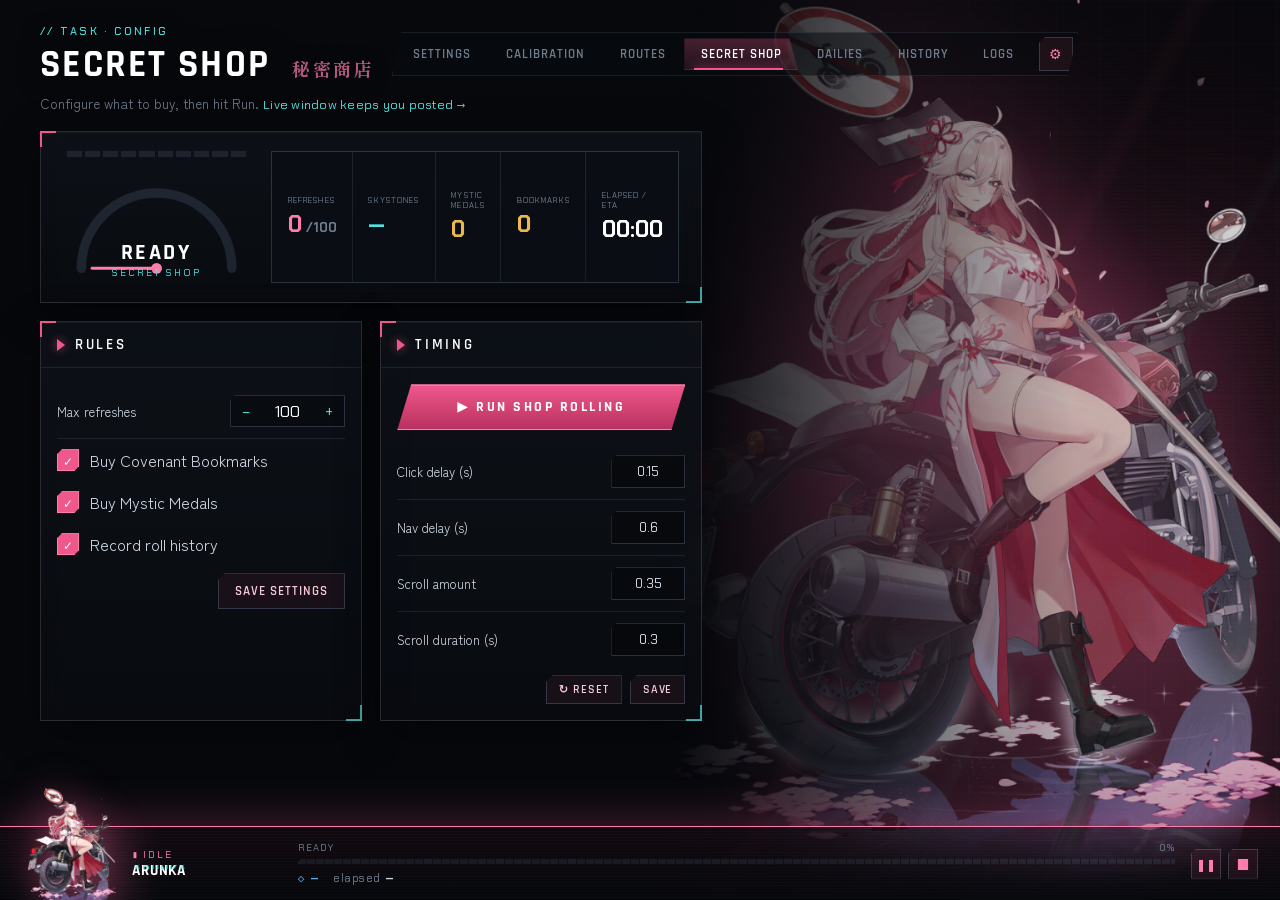
<file: ui/index.html>
<!DOCTYPE html>
<html lang="en">
<head>
<meta charset="utf-8">
<meta name="viewport" content="width=device-width, initial-scale=1">
<title>Arunka — Epic Seven Bot</title>
<link rel="preconnect" href="https://fonts.googleapis.com">
<link rel="preconnect" href="https://fonts.gstatic.com" crossorigin>
<link href="https://fonts.googleapis.com/css2?family=Rajdhani:wght@500;600;700&family=Chakra+Petch:wght@400;500;600;700&family=Shippori+Mincho:wght@600;700&family=Zen+Kaku+Gothic+New:wght@400;500;700&display=swap" rel="stylesheet">
<link rel="stylesheet" href="arunka-tech.css">
<link rel="stylesheet" href="arunka-app.css">
<style>
  /* Extra live-state styles */
  .status-dot{width:8px;height:8px;border-radius:50%;background:var(--muted);box-shadow:none;display:inline-block;transition:.3s;}
  .status-dot.ok{background:var(--jade);box-shadow:0 0 8px var(--jade);}
  .status-dot.err{background:var(--crimson-br);box-shadow:0 0 8px var(--crimson-br);}
  #preview-stage-wrap{position:relative;margin:14px;border:1px solid var(--line-2);border-radius:12px;overflow:hidden;background:#0c0e12;}
  #preview-img{display:block;width:100%;height:auto;min-height:200px;object-fit:contain;}
  #preview-placeholder{display:flex;align-items:center;justify-content:center;height:220px;color:var(--muted);font-family:var(--tech);font-size:12px;}
  .ovl-live{position:absolute;border:1.5px solid var(--ice);box-shadow:0 0 12px rgba(79,227,224,.5);background:rgba(79,227,224,.08);pointer-events:none;}
  .ovl-live b{position:absolute;top:-17px;left:0;font-family:var(--tech);font-size:9px;color:var(--ice);white-space:nowrap;}
  #roll-img-wrap{position:relative;margin:14px;border:1px solid var(--line-2);border-radius:12px;overflow:hidden;background:#0c0e12;}
  #roll-img{display:block;width:100%;height:auto;}
  #roll-placeholder{display:flex;align-items:center;justify-content:center;height:200px;color:var(--muted);font-family:var(--tech);font-size:12px;}
  .runbtn.stop{background:linear-gradient(180deg,#444,#2a2a2a);border-color:#666;}
  .runbtn.paused{background:linear-gradient(180deg,#e0a020,#b07818);border-color:#e0a020;}
  select.sel option{background:#0a0e14;}
</style>
</head>
<body data-theme="dark" data-shell="c" data-amb="right">

<div class="char-glow show" id="charGlow"></div>
<img class="ambient right show" id="ambient" src="assets/arunka.png" alt="">
<div class="ambient-scrim"></div>
<div class="petal-field" id="petals"></div>

<!-- ============ SINGLE PERSISTENT NAV ============ -->
<!-- standalone gearnav — JS moves it into the active view-head each tab switch -->
<nav class="gearnav" id="gearnav">
  <button class="tab" data-v="settings">Settings</button>
  <button class="tab" data-v="calibration">Calibration</button>
  <button class="tab" data-v="routes">Routes</button>
  <button class="tab on" data-v="shop">Secret Shop</button>
  <button class="tab" data-v="dailies">Dailies</button>
  <button class="tab" data-v="history">History</button>
  <button class="tab" data-v="logs">Logs</button>
  <button class="navsettings" data-v="settings" id="navsettings" title="Settings">⚙</button>
</nav>

<!-- ============ VIEW: SETTINGS ============ -->
<section class="view" id="v-settings">
  <div class="view-head">
    <div class="head-row"><h1 data-kick="system · adb link">Settings <span class="jp">設定</span></h1></div>
    <p>Connect Arunka to your BlueStacks emulator over ADB.</p>
  </div>
  <div class="row screenwrap">
    <div class="col panel">
      <div class="cardhd" style="justify-content:space-between;">ADB Connection
        <span id="adb-status-badge" style="display:flex;align-items:center;gap:7px;font-family:var(--tech);font-size:11px;color:var(--muted);text-transform:none;letter-spacing:0;">
          <span class="status-dot" id="adb-dot"></span><span id="adb-status-text">not connected</span>
        </span>
      </div>
      <div class="pad">
        <div class="field"><label>ADB host</label><input class="inp" id="cfg-adb-host" style="width:140px;" value="localhost"></div>
        <div class="field"><label>ADB port</label><input class="inp" id="cfg-adb-port" value="5555"></div>
        <div class="field" style="align-items:flex-start;flex-direction:column;gap:8px;">
          <label>ADB path</label>
          <div style="display:flex;gap:8px;width:100%;"><input class="inp" id="cfg-adb-path" style="flex:1;width:auto;text-align:left;" value="C:\Program Files\BlueStacks_nxt\HD-Adb.exe"><button class="ghostbtn sm" onclick="browseFile('cfg-adb-path')">Browse…</button></div>
        </div>
        <div class="field" style="align-items:flex-start;flex-direction:column;gap:8px;border-bottom:0;">
          <label>BlueStacks player</label>
          <div style="display:flex;gap:8px;width:100%;"><input class="inp" id="cfg-bs-path" style="flex:1;width:auto;text-align:left;" value="C:\Program Files\BlueStacks_nxt\HD-Player.exe"><button class="ghostbtn sm" onclick="browseFile('cfg-bs-path')">Browse…</button></div>
        </div>
        <div style="display:flex;gap:8px;margin-top:14px;">
          <button class="runbtn" id="connect-btn" style="margin:0;flex:1;padding:13px;" onclick="connectAdb()">⚡ Connect</button>
          <button class="ghostbtn" style="flex:1;" onclick="launchBluestacks()">▶ Launch BlueStacks</button>
        </div>
      </div>
    </div>
    <div class="col panel" style="max-width:320px;">
      <div class="cardhd">Status</div>
      <div class="pad">
        <div class="field"><label>Device</label><span class="chip" id="device-chip" style="color:var(--muted);">—</span></div>
        <div class="field"><label>Capture scale</label><span class="chip"><i class="ico blue"></i>1920px max</span></div>
        <div class="field"><label>Screencap method</label><span class="chip">ADB screencap</span></div>
        <div class="field" style="border-bottom:0;"><label>Templates loaded</label><span class="chip" id="templates-chip"><i class="ico gn"></i><span id="templates-count">0 / 12</span></span></div>
      </div>
    </div>
  </div>

  <div class="row screenwrap">
    <div class="col panel" style="max-width:520px;">
      <div class="cardhd">Appearance &amp; HUD</div>
      <div class="pad">
        <div class="optrow"><label>Theme</label>
          <div class="segset" id="themeSeg">
            <button data-theme-set="dark" class="on">☾ Dark</button>
            <button data-theme-set="light">☀ White</button>
          </div>
        </div>
        </div></div>
    </div>
  </div>
  <div class="row screenwrap">
    <div class="col panel" style="max-width:520px;">
      <div class="cardhd">Appearance &amp; HUD</div>
      <div class="pad">
        <div class="optrow"><label>Theme</label>
          <div class="segset" id="themeSeg">
            <button data-theme-set="dark" class="on">☾ Dark</button>
            <button data-theme-set="light">☀ White</button>
          </div>
        </div>
        <div class="optrow" style="border-bottom:0;"><label>Status window</label>
          <div class="segset" id="hudSeg">
            <button data-set="seal" class="on">◉ Floating HUD</button>
            <button data-set="bar">▭ Status Bar</button>
          </div>
        </div>
      </div>
    </div>
  </div>

</section>

<!-- ============ VIEW: CALIBRATION ============ -->
<section class="view" id="v-calibration">
  <div class="view-head">
    <div class="head-row"><h1 data-kick="vision · template + nav capture">Calibration <span class="jp">照準</span></h1></div>
    <p>Teach Arunka what to look for — drag a box to capture a template, single-click to record a nav point. <span class="hand">cyan = live matches ✦</span></p>
  </div>
  <div class="calib">
    <div class="calib-side panel">
      <div class="cardhd">Mode</div>
      <div class="pad" style="overflow:visible;flex:none;padding-bottom:8px;">
        <div class="mode-opt on" data-mopt="tpl"><span class="radio"><i></i></span><div><div style="font-size:13px;">Template <small>· drag region</small></div></div></div>
        <div class="mode-opt" data-mopt="nav"><span class="radio"><i></i></span><div><div style="font-size:13px;">Nav click <small>· single click</small></div></div></div>
        <div class="note dim" style="font-size:15px;margin-top:4px;">drag a box around a UI element ✎</div>
      </div>
      <div class="pad" id="calib-checklist" style="border-top:1px solid var(--line);">
        <div class="grp head first">Templates</div>
        <div class="grp">Secret Shop</div>
        <div class="cap-row"><span class="dot" id="dot-shop_refresh_btn"></span><label>Refresh button</label><button class="capbtn" onclick="captureTemplate('shop_refresh_btn')">Capture</button></div>
        <div class="cap-row"><span class="dot" id="dot-shop_confirm_refresh_btn"></span><label>Confirm refresh dialog</label><button class="capbtn" onclick="captureTemplate('shop_confirm_refresh_btn')">Capture</button></div>
        <div class="cap-row"><span class="dot" id="dot-shop_buy_btn"></span><label>Buy button (row)</label><button class="capbtn" onclick="captureTemplate('shop_buy_btn')">Capture</button></div>
        <div class="cap-row"><span class="dot" id="dot-shop_confirm_buy_btn"></span><label>Buy button (confirm dialog)</label><button class="capbtn" onclick="captureTemplate('shop_confirm_buy_btn')">Capture</button></div>
        <div class="cap-row"><span class="dot" id="dot-item_covenant_bookmark"></span><label>Covenant bookmark icon</label><button class="capbtn" onclick="captureTemplate('item_covenant_bookmark')">Capture</button></div>
        <div class="cap-row"><span class="dot" id="dot-item_mystic_medal"></span><label>Mystic medal icon</label><button class="capbtn" onclick="captureTemplate('item_mystic_medal')">Capture</button></div>
        <div class="grp">Dailies</div>
        <div class="cap-row"><span class="dot" id="dot-daily_missions_tab"></span><label>Daily missions tab</label><button class="capbtn" onclick="captureTemplate('daily_missions_tab')">Capture</button></div>
        <div class="cap-row"><span class="dot" id="dot-daily_claim_all_btn"></span><label>Claim all (dailies)</label><button class="capbtn" onclick="captureTemplate('daily_claim_all_btn')">Capture</button></div>
        <div class="cap-row"><span class="dot" id="dot-mailbox_tab"></span><label>Mailbox tab</label><button class="capbtn" onclick="captureTemplate('mailbox_tab')">Capture</button></div>
        <div class="cap-row"><span class="dot" id="dot-mailbox_claim_all_btn"></span><label>Claim all (mailbox)</label><button class="capbtn" onclick="captureTemplate('mailbox_claim_all_btn')">Capture</button></div>
        <div class="cap-row"><span class="dot" id="dot-reputation_tab"></span><label>Reputation tab</label><button class="capbtn" onclick="captureTemplate('reputation_tab')">Capture</button></div>
        <div class="cap-row"><span class="dot" id="dot-reputation_claim_btn"></span><label>Claim (reputation)</label><button class="capbtn" onclick="captureTemplate('reputation_claim_btn')">Capture</button></div>
        <div class="grp head" style="margin-top:18px;">Nav Click Points</div>
        <div class="grp">Secret Shop</div>
        <div class="cap-row"><span class="dot" id="dot-nav_lobby"></span><label>Lobby / main screen</label><button class="capbtn" onclick="recordNavPoint('nav_lobby')">Record</button></div>
        <div class="cap-row"><span class="dot" id="dot-nav_shop_tab"></span><label>Shop icon in nav bar</label><button class="capbtn" onclick="recordNavPoint('nav_shop_tab')">Record</button></div>
        <div class="cap-row"><span class="dot" id="dot-nav_secret_shop"></span><label>Secret Shop entry</label><button class="capbtn" onclick="recordNavPoint('nav_secret_shop')">Record</button></div>
        <div class="grp">Dailies</div>
        <div class="cap-row"><span class="dot" id="dot-nav_daily_tab"></span><label>Daily missions icon</label><button class="capbtn" onclick="recordNavPoint('nav_daily_tab')">Record</button></div>
        <div class="cap-row"><span class="dot" id="dot-nav_mailbox"></span><label>Mailbox icon</label><button class="capbtn" onclick="recordNavPoint('nav_mailbox')">Record</button></div>
        <div class="cap-row"><span class="dot" id="dot-nav_reputation"></span><label>Reputation icon</label><button class="capbtn" onclick="recordNavPoint('nav_reputation')">Record</button></div>
      </div>
      <div class="pad" style="border-top:1px solid var(--line);flex:none;">
        <button class="runbtn" style="margin:0;padding:13px;" onclick="refreshScreenshot()">◎ Refresh Screenshot</button>
      </div>
    </div>

    <div class="preview panel">
      <div class="preview-head">
        <span style="font-family:var(--brush);color:var(--sakura);letter-spacing:.1em;">Game Preview</span>
        <button class="ghostbtn sm" onclick="refreshScreenshot()">↻ Refresh</button>
      </div>
      <div id="preview-stage-wrap">
        <img id="preview-img" style="display:none;">
        <div id="preview-placeholder">Connect ADB and hit Refresh to see the game screen</div>
      </div>
    </div>
  </div>
</section>

<!-- ============ VIEW: SECRET SHOP ============ -->
<section class="view" id="v-shop">
  <div class="view-head">
    <div class="head-row"><h1 data-kick="task · config">Secret Shop <span class="jp">秘密商店</span></h1></div>
    <p>Configure what to buy, then hit Run. <span class="hand">Live window keeps you posted →</span></p>
  </div>

  <div class="panel cluster screenwrap">
    <div class="cluster-l">
      <div class="revstrip">
        <i id="rv0"></i><i id="rv1"></i><i id="rv2"></i><i id="rv3"></i><i id="rv4"></i>
        <i id="rv5"></i><i id="rv6"></i><i id="rv7"></i><i id="rv8"></i><i id="rv9"></i>
      </div>
      <div class="gauge">
        <svg viewBox="0 0 150 92" style="overflow:visible;">
          <path d="M12 84 A63 63 0 0 1 138 84" fill="none" stroke="rgba(150,180,215,.14)" stroke-width="8" stroke-linecap="round"/>
          <path id="gv" d="M12 84 A63 63 0 0 1 138 84" fill="none" stroke="url(#tg)" stroke-width="8" stroke-linecap="round" stroke-dasharray="197.9" stroke-dashoffset="197.9"/>
          <defs><linearGradient id="tg" x1="0" y1="0" x2="1" y2="0"><stop offset="0" stop-color="#f0588c"/><stop offset=".6" stop-color="#ff7daa"/><stop offset="1" stop-color="#4fe3e0"/></linearGradient></defs>
          <line id="ndl" x1="75" y1="84" x2="75" y2="30" stroke="#ff7daa" stroke-width="2.5" stroke-linecap="round" style="transform-box:view-box;transform-origin:75px 84px;"/>
          <circle cx="75" cy="84" r="4.5" fill="#ff7daa"/>
        </svg>
        <div class="center"><div class="st" id="g-st">READY</div><div class="lb">SECRET SHOP</div></div>
      </div>
    </div>
    <div class="readouts">

      <div class="cell"><div class="k">Refreshes</div><div class="v pink"><span id="r-refresh">0</span><span style="font-size:13px;color:var(--muted)" id="r-max"> /100</span></div></div>
      <div class="cell"><div class="k">Skystones</div><div class="v ice" id="r-sky">—</div></div>
      <div class="cell"><div class="k">Mystic medals</div><div class="v gold" id="r-mystic">0</div></div>
      <div class="cell"><div class="k">Bookmarks</div><div class="v gold" id="r-covenant">0</div></div>
      <div class="cell"><div class="k">Elapsed / ETA</div><div class="v" id="r-elapsed">00:00</div></div>
    </div>
  </div>

  <div class="row screenwrap">
    <div class="col panel">
      <div class="cardhd">Rules</div>
      <div class="pad">
        <div class="field"><label>Max refreshes</label><div class="stepper"><button data-step="-1" data-t="maxref">−</button><span class="v" id="maxref" contenteditable="true" inputmode="numeric" spellcheck="false">100</span><button data-step="1" data-t="maxref">+</button></div></div>
        <div class="check"><div class="box on" id="chk-bookmarks">✓</div><label>Buy Covenant Bookmarks</label></div>
        <div class="check"><div class="box on" id="chk-mystic">✓</div><label>Buy Mystic Medals</label></div>
        <div class="check"><div class="box on" id="chk-history">✓</div><label>Record roll history</label></div>
        <div style="text-align:right;margin-top:8px;"><button class="ghostbtn" onclick="saveShopSettings()">Save settings</button></div>
      </div>
    </div>
    <div class="col panel">
      <div class="cardhd">Timing</div>
      <div class="pad">
        <button class="runbtn compact" id="runbtn" onclick="toggleShop()">▶ Run Shop Rolling</button>
        <div class="field"><label>Click delay (s)</label><input class="inp" id="t-click" value="0.15"></div>
        <div class="field"><label>Nav delay (s)</label><input class="inp" id="t-nav" value="0.6"></div>
        <div class="field"><label>Scroll amount</label><input class="inp" id="t-scroll" value="0.35"></div>
        <div class="field" style="border-bottom:0;"><label>Scroll duration (s)</label><input class="inp" id="t-scrolld" value="0.3"></div>
        <div style="display:flex;gap:8px;justify-content:flex-end;margin-top:8px;">
          <button class="ghostbtn sm" onclick="resetShop()">↻ Reset</button>
          <button class="ghostbtn sm" onclick="saveShopSettings()">Save</button>
        </div>
      </div>
    </div>
  </div>
</section>

<!-- ============ VIEW: ROUTES ============ -->
<section class="view" id="v-routes">
  <div class="view-head">
    <div class="head-row"><h1 data-kick="navigation · click sequences">Routes <span class="jp">経路</span></h1></div>
    <p>Named sequences of nav points so tasks can drive through menus.</p>
  </div>
  <div class="row screenwrap">
    <div class="col panel" style="max-width:240px;display:flex;flex-direction:column;">
      <div class="cardhd">Saved Routes</div>
      <div class="pad" style="flex:1;" id="routes-list">
        <div style="color:var(--muted);font-family:var(--tech);font-size:12px;">Loading…</div>
      </div>
      <div class="pad" style="padding-top:0;display:flex;gap:8px;">
        <button class="ghostbtn" style="flex:1;" onclick="newRoute()">+ New</button>
        <button class="dangerbtn" style="flex:1;" onclick="deleteRoute()">Delete</button>
      </div>
    </div>
    <div class="col" style="display:flex;flex-direction:column;gap:18px;">
      <div class="panel">
        <div class="cardhd">Route Info</div>
        <div class="pad">
          <div class="field" style="border-bottom:0;gap:14px;"><label style="flex:none;width:96px;">Name</label><input class="inp" id="route-name" style="flex:1;width:auto;text-align:left;" placeholder="route_name"></div>
          <div class="field" style="border-bottom:0;gap:14px;"><label style="flex:none;width:96px;">Description</label><input class="inp" id="route-desc" style="flex:1;width:auto;text-align:left;" placeholder="What this route does"></div>
        </div>
      </div>
      <div class="panel">
        <div class="cardhd" style="justify-content:space-between;">Steps <span style="font-family:var(--tech);font-size:10px;color:var(--muted);letter-spacing:0;text-transform:none;">top = first click</span></div>
        <div class="pad">
          <div id="steps-list"></div>
          <div style="display:flex;gap:10px;align-items:center;margin-top:14px;">
            <span style="font-family:var(--tech);font-size:11px;color:var(--muted);text-transform:uppercase;letter-spacing:.1em;">Add step</span>
            <select class="sel" id="step-select" style="flex:1;"><option value="">— select nav point —</option></select>
            <button class="ghostbtn sm" onclick="addStep()">+ Add</button>
          </div>
        </div>
      </div>
      <button class="runbtn" onclick="saveRoute()">▣ Save Route</button>
    </div>
  </div>
</section>

<!-- ============ VIEW: DAILIES ============ -->
<section class="view" id="v-dailies">
  <div class="view-head">
    <div class="head-row"><h1 data-kick="task · auto-claim">Dailies <span class="jp">日課</span></h1></div>
    <p>Select which daily tasks to automate, then run.</p>
  </div>
  <div class="screenwrap panel" style="max-width:680px;">
    <div class="cardhd">Tasks</div>
    <div class="pad">
      <div class="check"><div class="box on" id="d-missions">✓</div><label>Claim daily mission rewards</label></div>
      <div class="check"><div class="box on" id="d-mailbox">✓</div><label>Claim mailbox</label></div>
      <div class="check"><div class="box on" id="d-reputation">✓</div><label>Claim reputation rewards</label></div>
    </div>
  </div>
  <button class="runbtn" id="dailies-runbtn" style="max-width:680px;" onclick="toggleDailies()">▶ Run Dailies</button>
</section>

<!-- ============ VIEW: HISTORY ============ -->
<section class="view" id="v-history">
  <div class="view-head">
    <div class="head-row"><h1 data-kick="telemetry · run log">History <span class="jp">記録</span></h1></div>
    <p>Recorded rolls — step through each captured frame.</p>
  </div>
  <div class="row screenwrap">
    <div class="col panel" style="max-width:240px;display:flex;flex-direction:column;">
      <div class="cardhd" style="justify-content:space-between;">Runs <span style="font-family:var(--tech);font-size:10px;color:var(--muted);text-transform:none;letter-spacing:0;" id="history-size">—</span></div>
      <div class="pad" style="flex:1;" id="history-runs-list">
        <div style="color:var(--muted);font-family:var(--tech);font-size:12px;">Loading…</div>
      </div>
      <div class="pad" style="padding-top:0;display:flex;gap:8px;">
        <button class="ghostbtn" style="flex:1;" onclick="loadHistory()">Refresh</button>
        <button class="dangerbtn" style="flex:1;" onclick="clearHistory()">Clear all</button>
      </div>
    </div>
    <div class="col panel">
      <div style="display:flex;align-items:center;gap:10px;padding:11px 14px;border-bottom:1px solid var(--line);flex-wrap:wrap;">
        <button class="navsq" id="roll-prev" onclick="prevRoll()">◀</button>
        <span style="font-family:var(--tech);font-size:12px;color:var(--bone);" id="roll-counter">Roll — / —</span>
        <button class="navsq" id="roll-next" onclick="nextRoll()">▶</button>
        <span class="seg-toggle"><b class="on" id="seg-top" onclick="switchHalf('top')">Top</b><b id="seg-bot" onclick="switchHalf('bottom')">Bottom</b></span>
        <span style="flex:1;"></span>
        <button class="dangerbtn sm" onclick="deleteCurrentRoll()">Delete roll</button>
        <button class="dangerbtn sm" onclick="deleteCurrentRun()">Delete run</button>
        <button class="ghostbtn sm" onclick="exportCsv()">Export CSV</button>
      </div>
      <div id="roll-img-wrap">
        <img id="roll-img" style="display:none;">
        <div id="roll-placeholder">Select a run to view rolls</div>
      </div>
      <div id="roll-outcome" style="margin:0 14px 14px;padding:10px 13px;border-radius:9px;background:rgba(0,0,0,.35);border:1px solid var(--line);font-family:var(--tech);font-size:12px;color:var(--bone);display:none;">
        <span style="color:var(--muted)">Outcome:</span> <span id="roll-outcome-text">—</span>
      </div>
    </div>
  </div>
</section>

<!-- ============ VIEW: LOGS ============ -->
<section class="view" id="v-logs">
  <div class="view-head">
    <div class="head-row"><h1 data-kick="system · live output">Logs <span class="jp">記録</span></h1></div>
    <p>Live colored output from the bot runtime.</p>
  </div>
  <div class="screenwrap panel">
    <div class="logbar">
      <div class="lfilter">
        <b class="on" data-lf="ALL">ALL</b>
        <b data-lf="INFO">INFO</b>
        <b data-lf="OK">OK</b>
        <b data-lf="WARN">WARN</b>
        <b data-lf="ERR">ERR</b>
      </div>
      <span style="flex:1;"></span>
      <span class="check" style="padding:0;gap:7px;"><span class="box on" id="autoscroll-box" style="width:18px;height:18px;">✓</span><label style="font-size:12px;flex:none;" onclick="toggleAutoscroll()">Autoscroll</label></span>
      <button class="dangerbtn sm" onclick="clearLogs()">Clear</button>
    </div>
    <div class="terminal" id="terminal"></div>
  </div>
</section>


<!-- ============ STATUS BAR ============ -->
<div class="live-bar" id="liveBar">
  <img src="assets/arunka.png" alt="Arunka">
  <div class="seg" style="flex:none;min-width:150px;">
    <div class="taskstate" id="bar-state" style="color:var(--crimson-br)">▮ IDLE</div>
    <div class="glitch" id="bar-task" data-t="ARUNKA" style="font-size:15px;">ARUNKA</div>
  </div>
  <div class="seg" style="flex:1;">
    <div style="display:flex;justify-content:space-between;font-family:var(--tech);font-size:9.5px;color:var(--muted);letter-spacing:.1em;">
      <span id="bar-sub">READY</span><span id="bar-pct">0%</span>
    </div>
    <div class="bar" style="margin-top:5px;height:5px;"><i id="bar-bar" style="width:0%"></i></div>
    <div class="bar-read" style="margin-top:7px;">
      <span style="color:#5aa9e6">◇ <b id="b-sky">—</b></span>
      <span style="color:var(--muted)">elapsed <b id="b-elapsed" style="color:var(--bone)">—</b></span>
    </div>
  </div>
  <div class="seg" style="display:flex;gap:7px;">
    <div class="ctrlbtn" title="pause" onclick="hudPause()">❚❚</div>
    <div class="ctrlbtn stop" title="stop" onclick="hudStop()">■</div>
  </div>
</div>


<script>
/* =====================================================================
   ARUNKA — frontend runtime
   Talks to Python via window.pywebview.api.*  (each call → Promise)
   Python pushes updates via window.arunka.* callbacks
   ===================================================================== */

const $  = s => document.querySelector(s);
const $$ = s => [...document.querySelectorAll(s)];

// ── State ────────────────────────────────────────────────────────────────────
let _shopRunning  = false;
let _shopPaused   = false;
let _dailiesRunning = false;
let _autoscroll   = true;
let _currentRun   = null;   // { run_id, rolls: [] }
let _currentRoll  = 0;      // index into _currentRun.rolls
let _rollHalf     = 'top';
let _routes       = {};
let _navPoints    = [];
let _selectedRoute = null;
let _currentSteps = [];

// Gauge animation
const ARC = 197.9, RINGC = 219.9;
let _rpm = 0, _rpmTarget = 0, _raf = null;

// Step → gauge position (0–1) + centre label
const STEP_GAUGE = {
  navigate: { rpm: 0.05, label: 'NAV'    },
  scan_top: { rpm: 0.20, label: 'SCAN ↑' },
  scroll_1: { rpm: 0.38, label: '↓↓'     },
  scan_mid: { rpm: 0.55, label: 'SCAN'   },
  scroll_2: { rpm: 0.70, label: '↓↓'     },
  scan_bot: { rpm: 0.82, label: 'SCAN ↓' },
  refresh:  { rpm: 0.95, label: 'REFRESH'},
};

// ── Petals ───────────────────────────────────────────────────────────────────
(function(){
  const f = $('#petals'); let html = '';
  for(let i=0;i<10;i++)
    html+=`<span class="pf-petal" style="left:${4+i*10}%;animation-duration:${9+i%6}s;animation-delay:${i*1.3}s;transform:scale(${.6+(i%3)*.3})"></span>`;
  f.innerHTML = html;
})();

// ── Ambient art per view ─────────────────────────────────────────────────────
const AMB = {
  settings:   {side:'right', cls:''},
  calibration:{side:'left',  cls:'small faint'},
  routes:     {side:'left',  cls:'small'},
  shop:       {side:'right', cls:''},
  dailies:    {side:'right', cls:''},
  history:    {side:'right', cls:'faint'},
  logs:       {side:'left',  cls:'faint'},
};
function placeAmbient(v){
  const a = AMB[v] || AMB.shop;
  document.body.dataset.amb = a.side;
  $('#ambient').className = 'ambient show ' + a.side + ' ' + a.cls;
  $('#charGlow').className = 'char-glow ' + (a.cls.includes('faint') ? '' : 'show');
}

// ── Tab switching ─────────────────────────────────────────────────────────────
function show(v){
  if(!AMB[v]) v = 'shop';
  $$('.tab').forEach(t => t.classList.toggle('on', t.dataset.v === v));
  $$('.view').forEach(s => s.classList.toggle('on', s.id === 'v-'+v));
  $('#navsettings')?.classList.toggle('on', v === 'settings');
  localStorage.setItem('arunka-tab', v);
  placeAmbient(v);
  // Move the gearnav into the active view's h1 row
  const nav = document.getElementById('gearnav');
  const headRow = document.querySelector('#v-'+v+' .head-row');
  if(nav && headRow) headRow.appendChild(nav);
  // Lazy-load tab data
  if(v === 'history')   loadHistory();
  if(v === 'routes')    loadRoutes();
  if(v === 'calibration') loadTemplateStatus();
}
$$('.tab').forEach(t => t.addEventListener('click', () => show(t.dataset.v)));
$('#navsettings')?.addEventListener('click', () => show('settings'));

// ── Theme ─────────────────────────────────────────────────────────────────────
function setTheme(t, save=false){
  document.body.setAttribute('data-theme', t);
  localStorage.setItem('arunka-theme', t);
  $$('[data-theme-set]').forEach(x => x.classList.toggle('on', x.dataset.themeSet === t));
  if(save) api('save_settings', {ui: {theme: t}});
}
$$('[data-theme-set]').forEach(b => b.addEventListener('click', () => setTheme(b.dataset.themeSet, true)));


// ── Steppers ─────────────────────────────────────────────────────────────────
$$('.stepper button[data-step]').forEach(b => b.addEventListener('click', () => {
  const el = document.getElementById(b.dataset.t);
  let v = parseInt(el.textContent.replace(/,/g,'')) + (+b.dataset.step);
  v = Math.max(1, v);
  el.textContent = v.toLocaleString();
}));

// Editable stepper spans — sanitize on blur, select-all on focus
$$('.stepper span.v[contenteditable]').forEach(el => {
  el.addEventListener('focus', () => {
    const range = document.createRange();
    range.selectNodeContents(el);
    const sel = window.getSelection();
    sel.removeAllRanges();
    sel.addRange(range);
  });
  el.addEventListener('blur', () => {
    let v = parseInt(el.textContent.replace(/,/g,''));
    if (isNaN(v) || v < 1) v = 1;
    el.textContent = v.toLocaleString();
  });
  el.addEventListener('keydown', e => {
    if (e.key === 'Enter') { e.preventDefault(); el.blur(); }
    // Allow only digits, backspace, delete, arrows
    if (!/^[0-9]$/.test(e.key) && !['Backspace','Delete','ArrowLeft','ArrowRight','Tab'].includes(e.key))
      e.preventDefault();
  });
});

// ── Checkboxes ───────────────────────────────────────────────────────────────
$$('.check .box').forEach(b => b.addEventListener('click', () => {
  b.classList.toggle('on');
  b.textContent = b.classList.contains('on') ? '✓' : '';
}));

// ── Log filter ───────────────────────────────────────────────────────────────
$$('.lfilter b').forEach(b => b.addEventListener('click', () => {
  $$('.lfilter b').forEach(x => x.classList.toggle('on', x === b));
  const f = b.dataset.lf;
  $$('#terminal .logline').forEach(l => {
    const lv = l.dataset.lv || 'info';
    l.style.display = (f === 'ALL' || lv.toUpperCase() === f) ? 'flex' : 'none';
  });
}));

// ── Calibration radio ────────────────────────────────────────────────────────
$$('.mode-opt').forEach(o => o.addEventListener('click', () =>
  o.parentElement.querySelectorAll('.mode-opt').forEach(x => x.classList.toggle('on', x === o))
));

// ── Seal HUD drag ────────────────────────────────────────────────────────────
(function(){
  const el = $('#liveSeal'); if(!el) return;
  let d=false, sx, sy, ox=0, oy=0;
  el.addEventListener('pointerdown', e => {
    if(e.target.classList.contains('collapse')||e.target.classList.contains('ctrlbtn')) return;
    d=true; sx=e.clientX; sy=e.clientY; el.style.cursor='grabbing'; el.setPointerCapture(e.pointerId);
  });
  el.addEventListener('pointermove', e => { if(!d) return; el.style.transform=`translate(${ox+e.clientX-sx}px,${oy+e.clientY-sy}px)`; });
  el.addEventListener('pointerup',   e => { d=false; ox+=e.clientX-sx; oy+=e.clientY-sy; el.style.cursor='grab'; });
  el.querySelector('.collapse').addEventListener('click', () => {
    el.style.transition='.25s'; el.style.opacity='.4'; el.style.transform+=' scale(.85)';
    setTimeout(()=>{ el.style.opacity='1'; el.style.transform=el.style.transform.replace(' scale(.85)',''); },650);
  });
})();

// ── Gauge RAF loop ────────────────────────────────────────────────────────────
function paintGauge(){
  const f = Math.max(0, Math.min(1, _rpm));
  const gv=$('#gv'); if(gv) gv.style.strokeDashoffset = ARC*(1-f);
  const n=$('#ndl');  if(n)  n.style.transform = `rotate(${-90+180*f}deg)`;
  const lit = Math.round(f*10);
  for(let i=0;i<10;i++){
    const el=$('#rv'+i); if(!el) continue;
    el.className = i<lit ? (i>=9?'red':i>=6?'warn':'on') : '';
  }
}
function gaugeLoop(){ _rpm += (_rpmTarget-_rpm)*0.12; _rpm=Math.max(0,_rpm); paintGauge(); _raf=requestAnimationFrame(gaugeLoop); }
gaugeLoop();

// ── HUD sync ──────────────────────────────────────────────────────────────────
function syncHUD(data){
  const { refresh=0, found=0, mystic=0, covenant=0, elapsed='00:00', eta=null, max=100, state='idle', task='Arunka', sky=null } = data;
  const pct = Math.round(refresh/max*100);
  const timeStr = eta ? `${elapsed} / ~${eta}` : elapsed;

  // tachometer cluster (always visible in main window)
  const rr=$('#r-refresh'); if(rr) rr.textContent = refresh;
  const rf=$('#r-found');     if(rf) rf.textContent = found;
  const rmy=$('#r-mystic');   if(rmy) rmy.textContent = mystic;
  const rcv=$('#r-covenant'); if(rcv) rcv.textContent = covenant;
  const re=$('#r-elapsed'); if(re) re.textContent = timeStr;
  const rm=$('#r-max');     if(rm) rm.textContent = ` /${max}`;
  if(sky !== null){ const rs=$('#r-sky'); if(rs) rs.textContent = sky.toLocaleString ? sky.toLocaleString() : sky; }

  // status bar (shown when mode=bar)
  const bs=$('#bar-sub');   if(bs) bs.textContent = `REFRESH ${refresh}/${max} · ✦${mystic} ☆${covenant}`;
  const bp=$('#bar-pct');   if(bp) bp.textContent = pct+'%';
  const bb=$('#bar-bar');   if(bb) bb.style.width = pct+'%';
  const be=$('#b-elapsed'); if(be) be.textContent = timeStr;
  if(sky !== null){ const bk=$('#b-sky'); if(bk) bk.textContent = sky; }

  setHUDState(state, task);
}

function setHUDState(state, task='Arunka'){
  const labels = {idle:'● idle', running:'● rolling', paused:'❚ paused', done:'✓ done', error:'✕ error'};
  // bar state (live-bar in main window)
  const bs=$('#bar-state'); if(bs){ bs.textContent='▮ '+state.toUpperCase(); }
  const bt=$('#bar-task');  if(bt){ bt.textContent=task.toUpperCase(); bt.dataset.t=task.toUpperCase(); }

  // cluster status + gauge RPM
  const stMap = {idle:'IDLE', running:'RUNNING', paused:'PAUSED', done:'DONE', error:'ERROR'};
  const stEl = $('#r-status'); if(stEl) stEl.textContent = stMap[state]||state.toUpperCase();
  const gst  = $('#g-st');
  if(state === 'done')        { if(gst) gst.textContent = 'DONE';  _rpmTarget = 0; }
  else if(state !== 'running'){ if(gst) gst.textContent = 'READY'; _rpmTarget = 0; }
  // When running, the gauge is driven step-by-step via shopStep() — don't override.
}

// ─── Python → JS callbacks (window.arunka) ────────────────────────────────────
window.arunka = {

  log(ts, level, tag, msg){
    const t = $('#terminal'); if(!t) return;
    const row = document.createElement('div');
    row.className = 'logline'; row.dataset.lv = level;
    const lvMap = {ok:'ok', info:'info', warn:'warn', err:'err', debug:'info', success:'ok', warning:'warn', error:'err', critical:'err'};
    const lv = lvMap[level] || 'info';
    row.innerHTML = `<span class="ts">${ts}</span><span class="lv ${lv}">${lv.toUpperCase()}</span><span class="tag">[${tag}]</span><span class="msg">${msg}</span>`;

    // apply current filter
    const active = $('.lfilter b.on');
    const f = active ? active.dataset.lf : 'ALL';
    if(f !== 'ALL' && lv.toUpperCase() !== f) row.style.display = 'none';

    t.appendChild(row);
    if(_autoscroll) t.scrollTop = t.scrollHeight;
    while(t.children.length > 200) t.removeChild(t.firstChild);
  },

  shopProgress(data){
    _shopRunning = true;
    syncHUD({...data, state: _shopPaused ? 'paused' : 'running', task:'Secret Shop'});
  },

  shopStep(step){
    const s = STEP_GAUGE[step]; if(!s) return;
    _rpmTarget = s.rpm;
    const gst = $('#g-st'); if(gst) gst.textContent = s.label;
  },

  shopState(state){
    if(state === 'running'){ _shopRunning=true; _shopPaused=false; }
    if(state === 'paused') { _shopPaused=true; }
    if(state === 'done' || state === 'error'){ _shopRunning=false; _shopPaused=false; _rpmTarget=0; }
    setHUDState(state, 'Secret Shop');

    const btn = $('#runbtn');
    if(state === 'running'){ btn.textContent='❚❚ Pause'; btn.classList.add('stop'); btn.classList.remove('paused'); }
    else if(state === 'paused'){ btn.textContent='▶ Resume'; btn.classList.remove('stop'); btn.classList.add('paused'); }
    else { btn.textContent='▶ Run Shop Rolling'; btn.classList.remove('stop','paused'); _rpmTarget=0; }
  },

  dailiesState(state){
    _dailiesRunning = (state === 'running');
    const btn = $('#dailies-runbtn');
    if(state==='running'){ btn.textContent='■ Stop Dailies'; btn.classList.add('stop'); }
    else { btn.textContent='▶ Run Dailies'; btn.classList.remove('stop'); }
    setHUDState(state, 'Dailies');
  },

  adbStatus(connected, serial){
    const dot  = $('#adb-dot');
    const text = $('#adb-status-text');
    const chip = $('#device-chip');
    if(connected){
      dot.className  = 'status-dot ok';
      text.textContent = serial + ' connected';
      text.style.color = 'var(--jade)';
      chip.innerHTML = `<i class="ico gn"></i>${serial}`;
      chip.style.borderColor = 'var(--jade)';
      chip.style.color       = 'var(--jade)';
    } else {
      dot.className  = 'status-dot';
      text.textContent = 'not connected';
      text.style.color = 'var(--muted)';
      chip.textContent = '—';
      chip.style.borderColor = '';
      chip.style.color       = 'var(--muted)';
    }
  },

  templateStatus(status){
    let ok=0, total=0;
    for(const [k,v] of Object.entries(status)){
      const dot = $(`#dot-${k}`); if(!dot) continue;
      total++;
      if(v){ ok++; dot.className='dot ok'; } else { dot.className='dot miss'; }
    }
    const chip = $('#templates-count');
    if(chip) chip.textContent = `${ok} / ${total}`;
  },
};

// ─── Settings ────────────────────────────────────────────────────────────────
function connectAdb(){
  const host = $('#cfg-adb-host').value;
  const port = $('#cfg-adb-port').value;
  const path = $('#cfg-adb-path').value;
  const bspath = $('#cfg-bs-path').value;

  // Save config first
  api('save_settings', {adb:{host,port:parseInt(port),adb_path:path,emulator_exe:bspath}})
    .then(() => api('connect_adb'))
    .then(r => {
      if(r.ok){ window.arunka.adbStatus(true, r.serial); }
      else { window.arunka.adbStatus(false, null); alert('ADB connect failed: '+r.error); }
    });
}

function launchBluestacks(){
  api('launch_bluestacks').then(r => {
    if(!r.ok) alert('Launch failed: '+r.error);
  });
}

function browseFile(id){
  // pywebview exposes a native file dialog
  if(window.pywebview){
    const result = window.pywebview.api.open_file_dialog ? null : null;
    // Fallback: open input[type=file] temporarily
  }
  // Use a hidden input as fallback
  const inp = document.createElement('input');
  inp.type = 'file'; inp.accept = '.exe,*';
  inp.onchange = () => { if(inp.files[0]) document.getElementById(id).value = inp.files[0].path||inp.files[0].name; };
  inp.click();
}

// ─── Calibration ─────────────────────────────────────────────────────────────
function loadTemplateStatus(){
  api('get_template_status').then(status => {
    window.arunka.templateStatus(status);
  });
}

function refreshScreenshot(){
  api('get_screenshot').then(r => {
    const img  = $('#preview-img');
    const ph   = $('#preview-placeholder');
    if(r.ok){
      img.src = 'data:image/jpeg;base64,'+r.image;
      img.style.display='block'; ph.style.display='none';
    } else {
      ph.textContent = 'Error: '+r.error; ph.style.display='flex'; img.style.display='none';
    }
  });
}

function captureTemplate(name){
  window.arunka.log(new Date().toTimeString().slice(0,8),'info','calib',
    `Ready to capture "${name}" — drag a region on the screenshot`);
  // TODO: implement drag-to-capture overlay on preview-img
  // For now, mark as a user instruction
}

function recordNavPoint(name){
  window.arunka.log(new Date().toTimeString().slice(0,8),'info','calib',
    `Ready to record "${name}" — click the point on the screenshot`);
}

// ─── Routes ──────────────────────────────────────────────────────────────────
function loadRoutes(){
  api('get_routes').then(data => {
    _routes    = data.routes    || {};
    _navPoints = data.nav_points || [];
    renderRouteList();
    renderNavPointSelect();
  });
}

function renderRouteList(){
  const list = $('#routes-list'); if(!list) return;
  list.innerHTML = '';
  const names = Object.keys(_routes);
  if(!names.length){ list.innerHTML='<div style="color:var(--muted);font-family:var(--tech);font-size:12px;">No routes saved</div>'; return; }
  names.forEach(name => {
    const route = _routes[name];
    const steps = Array.isArray(route) ? route : (route.steps||[]);
    const el = document.createElement('div');
    el.className = 'runitem' + (name===_selectedRoute?' on':'');
    el.innerHTML = `<div><div class="t">${name}</div><div class="s">${steps.length} steps</div></div><span class="arrow">▸</span>`;
    el.addEventListener('click', () => selectRoute(name));
    list.appendChild(el);
  });
}

function renderNavPointSelect(){
  const sel = $('#step-select'); if(!sel) return;
  sel.innerHTML = '<option value="">— select nav point —</option>';
  _navPoints.forEach(p => sel.innerHTML += `<option value="${p}">${p}</option>`);
  // also add delay option
  sel.innerHTML += '<option value="wait:0.6">delay · 0.6s</option>';
}

function selectRoute(name){
  _selectedRoute = name;
  const route = _routes[name] || {};
  const steps = Array.isArray(route) ? route : (route.steps||[]);
  const desc  = Array.isArray(route) ? '' : (route.description||'');
  $('#route-name').value  = name;
  $('#route-desc').value  = desc;
  _currentSteps = [...steps];
  renderSteps();
  renderRouteList();
}

function renderSteps(){
  const list = $('#steps-list'); if(!list) return;
  list.innerHTML = '';
  _currentSteps.forEach((s,i) => {
    const el = document.createElement('div');
    el.className='step';
    const kind = s.startsWith('wait') ? 'wait' : 'nav';
    el.innerHTML=`<span class="idx">${i+1}</span><span class="kindtag">${kind}</span><span class="nm">${s}</span><span class="sctrl"><button class="navsq" onclick="moveStep(${i},-1)">▲</button><button class="navsq" onclick="moveStep(${i},1)">▼</button><button class="navsq" onclick="removeStep(${i})">✕</button></span>`;
    list.appendChild(el);
  });
}

function addStep(){
  const v = $('#step-select').value;
  if(!v) return;
  _currentSteps.push(v);
  renderSteps();
}
function removeStep(i){ _currentSteps.splice(i,1); renderSteps(); }
function moveStep(i,dir){
  const j=i+dir; if(j<0||j>=_currentSteps.length) return;
  [_currentSteps[i],_currentSteps[j]]=[_currentSteps[j],_currentSteps[i]];
  renderSteps();
}
function newRoute(){ _selectedRoute=null; $('#route-name').value=''; $('#route-desc').value=''; _currentSteps=[]; renderSteps(); renderRouteList(); }
function deleteRoute(){
  if(!_selectedRoute) return;
  if(!confirm(`Delete route "${_selectedRoute}"?`)) return;
  api('delete_route', _selectedRoute).then(() => { delete _routes[_selectedRoute]; _selectedRoute=null; renderRouteList(); });
}
function saveRoute(){
  const name = $('#route-name').value.trim().replace(/\s+/g,'_');
  const desc = $('#route-desc').value.trim();
  if(!name){ alert('Route needs a name'); return; }
  api('save_route', name, desc, _currentSteps).then(r => {
    if(r.ok){ _routes[name]={steps:_currentSteps,description:desc}; _selectedRoute=name; renderRouteList(); }
  });
}

// ─── Secret Shop ─────────────────────────────────────────────────────────────
function getShopConfig(){
  return {
    refresh_limit:    parseInt($('#maxref').textContent.replace(/,/g,'')) || 100,
    buy_bookmarks:    $('#chk-bookmarks').classList.contains('on'),
    buy_mystic_medals:$('#chk-mystic').classList.contains('on'),
    click_delay:      parseFloat($('#t-click').value)||0.15,
    navigation_delay: parseFloat($('#t-nav').value)||0.6,
    scroll_amount:    parseFloat($('#t-scroll').value)||0.35,
    scroll_duration:  parseFloat($('#t-scrolld').value)||0.3,
  };
}

function toggleShop(){
  if(_shopRunning){ api('pause_shop').then(r => window.arunka.shopState(r.state)); }
  else { api('start_shop', getShopConfig()).then(r => { if(!r.ok) alert(r.error); }); }
}

function resetShop(){ api('stop_shop').then(() => { _shopRunning=false; _shopPaused=false; syncHUD({state:'idle'}); window.arunka.shopState('idle'); }); }

function saveShopSettings(){
  api('save_settings',{ secret_shop:{ refresh_limit:parseInt($('#maxref').textContent.replace(/,/g,''))||100,
    buy_bookmarks:$('#chk-bookmarks').classList.contains('on'), buy_mystic_medals:$('#chk-mystic').classList.contains('on'),
    enabled:$('#chk-history').classList.contains('on') },
    timing:{ click_delay:parseFloat($('#t-click').value), navigation_delay:parseFloat($('#t-nav').value),
             scroll_amount:parseFloat($('#t-scroll').value), scroll_duration:parseFloat($('#t-scrolld').value) }
  }).then(() => window.arunka.log(new Date().toTimeString().slice(0,8),'ok','config','Settings saved'));
}

function hudPause(){ if(_shopRunning) api('pause_shop').then(r => window.arunka.shopState(r.state)); }
function hudStop() { if(_shopRunning) api('stop_shop'); else if(_dailiesRunning) api('stop_dailies'); }

// ─── Dailies ─────────────────────────────────────────────────────────────────
function toggleDailies(){
  if(_dailiesRunning){ api('stop_dailies'); }
  else {
    const sel = {
      missions:   $('#d-missions').classList.contains('on'),
      mailbox:    $('#d-mailbox').classList.contains('on'),
      reputation: $('#d-reputation').classList.contains('on'),
    };
    api('start_dailies', sel).then(r => { if(!r.ok) alert(r.error); });
  }
}

// ─── History ─────────────────────────────────────────────────────────────────
function loadHistory(){
  api('get_runs').then(data => {
    const runs = data.runs || [];
    const size = data.total_size || '—';
    $('#history-size').textContent = `${runs.length} · ${size}`;
    const list = $('#history-runs-list'); if(!list) return;
    list.innerHTML = '';
    if(!runs.length){ list.innerHTML='<div style="color:var(--muted);font-family:var(--tech);font-size:12px;">No history yet</div>'; return; }
    runs.forEach(run => {
      const el = document.createElement('div');
      el.className='runitem';
      const label = (run.id||'').replace('_',' · ').replace(/-/g,':');
      const dur = run.duration_seconds != null ? ` · ${fmtDur(run.duration_seconds)}` : '';
      const mystic   = run.mystic_bought   || 0;
      const covenant = run.covenant_bought || 0;
      const items = mystic || covenant
        ? ` (✦${mystic} ☆${covenant})`  : '';
      el.innerHTML=`<div><div class="t">${label}</div><div class="s">${run.rolls||0} rolls · ${run.bought||0} bought${items}${dur}</div></div><span class="arrow">▸</span>`;
      el.addEventListener('click', () => selectRun(run));
      list.appendChild(el);
    });
  });
}

function selectRun(runSummary){
  $$('#history-runs-list .runitem').forEach(x=>x.classList.remove('on'));
  event.currentTarget?.classList.add('on');
  api('get_run_detail', runSummary.id).then(detail => {
    const rolls = detail.rolls || [];
    _currentRun  = { run_id: runSummary.id, rolls };
    _currentRoll = 0;
    showRoll(0);
    $('#roll-outcome').style.display = rolls.length ? 'block' : 'none';
  });
}

function showRoll(idx){
  if(!_currentRun) return;
  const rolls = _currentRun.rolls;
  if(!rolls.length){ $('#roll-counter').textContent='Roll — / —'; return; }
  idx = Math.max(0, Math.min(rolls.length-1, idx));
  _currentRoll = idx;
  const roll = rolls[idx];
  $('#roll-counter').textContent = `Roll ${idx+1} / ${rolls.length}`;
  const filename = _rollHalf === 'top' ? roll.top_img : roll.bottom_img;
  api('get_roll_image', _currentRun.run_id, filename).then(b64 => {
    const img=document.getElementById('roll-img'), ph=document.getElementById('roll-placeholder');
    if(b64){ img.src='data:image/jpeg;base64,'+b64; img.style.display='block'; ph.style.display='none'; }
    else   { img.style.display='none'; ph.textContent='No image for this roll'; ph.style.display='flex'; }
  });
  if(roll){
    const out = roll.outcome||'—';  // roll.n is the roll number
    const mystic   = roll.mystic_bought   || 0;
    const covenant = roll.covenant_bought || 0;
    const itemBreak = (mystic || covenant)
      ? ` &nbsp;<span style="color:var(--muted)">✦ Mystic:</span> ${mystic} &nbsp;<span style="color:var(--muted)">☆ Covenant:</span> ${covenant}`
      : '';
    $('#roll-outcome-text').innerHTML=`<span style="color:var(--gold)">${out}</span>&nbsp; <span style="color:var(--muted)">Found:</span> ${roll.found||0} &nbsp;<span style="color:var(--muted)">Bought:</span> ${roll.bought||0}${itemBreak}`;
    $('#roll-outcome').style.display='block';
  }
}

function prevRoll(){ if(_currentRun) showRoll(_currentRoll-1); }
function nextRoll(){ if(_currentRun) showRoll(_currentRoll+1); }

function switchHalf(half){
  _rollHalf = half;
  $('#seg-top').classList.toggle('on', half==='top');
  $('#seg-bot').classList.toggle('on', half==='bottom');
  if(_currentRun) showRoll(_currentRoll);
}

function deleteCurrentRoll(){
  if(!_currentRun||!_currentRun.rolls.length) return;
  if(!confirm('Delete this roll?')) return;
  // TODO: api call once delete_roll is implemented
}

function deleteCurrentRun(){
  if(!_currentRun) return;
  if(!confirm('Delete this entire run?')) return;
  api('delete_run', _currentRun.run_id).then(() => { _currentRun=null; loadHistory(); });
}

function clearHistory(){ if(!confirm('Clear all history?')) return; api('clear_history').then(() => loadHistory()); }
function exportCsv(){
  if(!_currentRun) return;
  api('export_run_csv', _currentRun.run_id).then(r => { if(r.ok) alert('CSV saved to: '+r.path); });
}

// ─── Logs ─────────────────────────────────────────────────────────────────────
function clearLogs(){ const t=$('#terminal'); if(t) t.innerHTML=''; }
function toggleAutoscroll(){
  _autoscroll = !_autoscroll;
  const box=$('#autoscroll-box');
  box.classList.toggle('on',_autoscroll);
  box.textContent = _autoscroll ? '✓' : '';
}

// ─── Duration formatter ───────────────────────────────────────────────────────
function fmtDur(s) {
  if (s == null) return '—';
  s = Math.max(0, Math.floor(s));
  if (s < 3600) {
    const m = Math.floor(s / 60), ss = s % 60;
    return `${m}:${String(ss).padStart(2, '0')}`;
  }
  const h = Math.floor(s / 3600), m = Math.floor((s % 3600) / 60), ss = s % 60;
  return `${h}:${String(m).padStart(2, '0')}:${String(ss).padStart(2, '0')}`;
}

// ─── pywebview API helper ─────────────────────────────────────────────────────
function api(method, ...args){
  if(window.pywebview && window.pywebview.api){
    return window.pywebview.api[method](...args);
  }
  // Fallback for browser testing (no-op Promise)
  console.warn('[api] pywebview not ready, called:', method, args);
  return Promise.resolve({ok:false,error:'pywebview not ready'});
}

// ─── Init (runs after pywebview is ready) ─────────────────────────────────────
function init(){
  // Load settings into form fields
  api('get_settings').then(s => {
    const adb = s.adb || {};
    if(adb.host)         $('#cfg-adb-host').value = adb.host;
    if(adb.port)         $('#cfg-adb-port').value = adb.port;
    if(adb.adb_path)     $('#cfg-adb-path').value = adb.adb_path;
    if(adb.emulator_exe) $('#cfg-bs-path').value  = adb.emulator_exe;
    const ss = s.secret_shop || {};
    if(ss.refresh_limit) $('#maxref').textContent  = ss.refresh_limit;
    if(ss.buy_bookmarks    === false){ const b=$('#chk-bookmarks'); b.classList.remove('on'); b.textContent=''; }
    if(ss.buy_mystic_medals=== false){ const b=$('#chk-mystic');    b.classList.remove('on'); b.textContent=''; }
    const t = s.timing || {};
    if(t.click_delay)       $('#t-click').value  = t.click_delay;
    if(t.navigation_delay)  $('#t-nav').value    = t.navigation_delay;
    if(t.scroll_amount)     $('#t-scroll').value = t.scroll_amount;
    if(t.scroll_duration)   $('#t-scrolld').value= t.scroll_duration;
  });

  // Load UI preferences from saved settings (overrides localStorage)
  const ui = s.ui || {};
  if(ui.hud_mode) setWinMode(ui.hud_mode);
  if(ui.theme)    setTheme(ui.theme);

  // Check ADB status
  api('get_adb_status').then(r => window.arunka.adbStatus(r.connected, r.serial));
}


// ── HUD / Status Bar mode toggle ─────────────────────────────────────────────
function setWinMode(m, save=false){
  localStorage.setItem('arunka-winmode', m);
  document.body.dataset.mode = m;
  $$('[data-set]').forEach(x => x.classList.toggle('on', x.dataset.set === m));
  const bar = document.getElementById('liveBar');
  if(bar) bar.classList.toggle('visible', m === 'bar');
  if(window.pywebview){
    window.pywebview.api.set_hud_visible(m === 'seal');
    if(save) api('save_settings', {ui: {hud_mode: m}});
  }
}
$$('[data-set]').forEach(b => b.addEventListener('click', () => setWinMode(b.dataset.set, true)));

// ─── History keyboard navigation ─────────────────────────────────────────────
document.addEventListener('keydown', e => {
  // Only active when History tab is visible and no input is focused
  const active = document.querySelector('.view.on');
  if (!active || active.id !== 'v-history') return;
  if (['INPUT','TEXTAREA','SELECT'].includes(document.activeElement?.tagName)) return;

  switch(e.key) {
    case 'ArrowLeft':  e.preventDefault(); prevRoll();             break;
    case 'ArrowRight': e.preventDefault(); nextRoll();             break;
    case 'ArrowUp':    e.preventDefault(); switchHalf('top');      break;
    case 'ArrowDown':  e.preventDefault(); switchHalf('bottom');   break;
  }
});

// ─── Boot ────────────────────────────────────────────────────────────────────
setTheme(localStorage.getItem('arunka-theme') || 'dark');
setWinMode(localStorage.getItem('arunka-winmode') || 'bar');
show(localStorage.getItem('arunka-tab') || 'shop');
paintGauge();

window.addEventListener('pywebviewready', init);
if(!window.pywebview) setTimeout(init, 100);
</script>
</body>
</html>
</file>
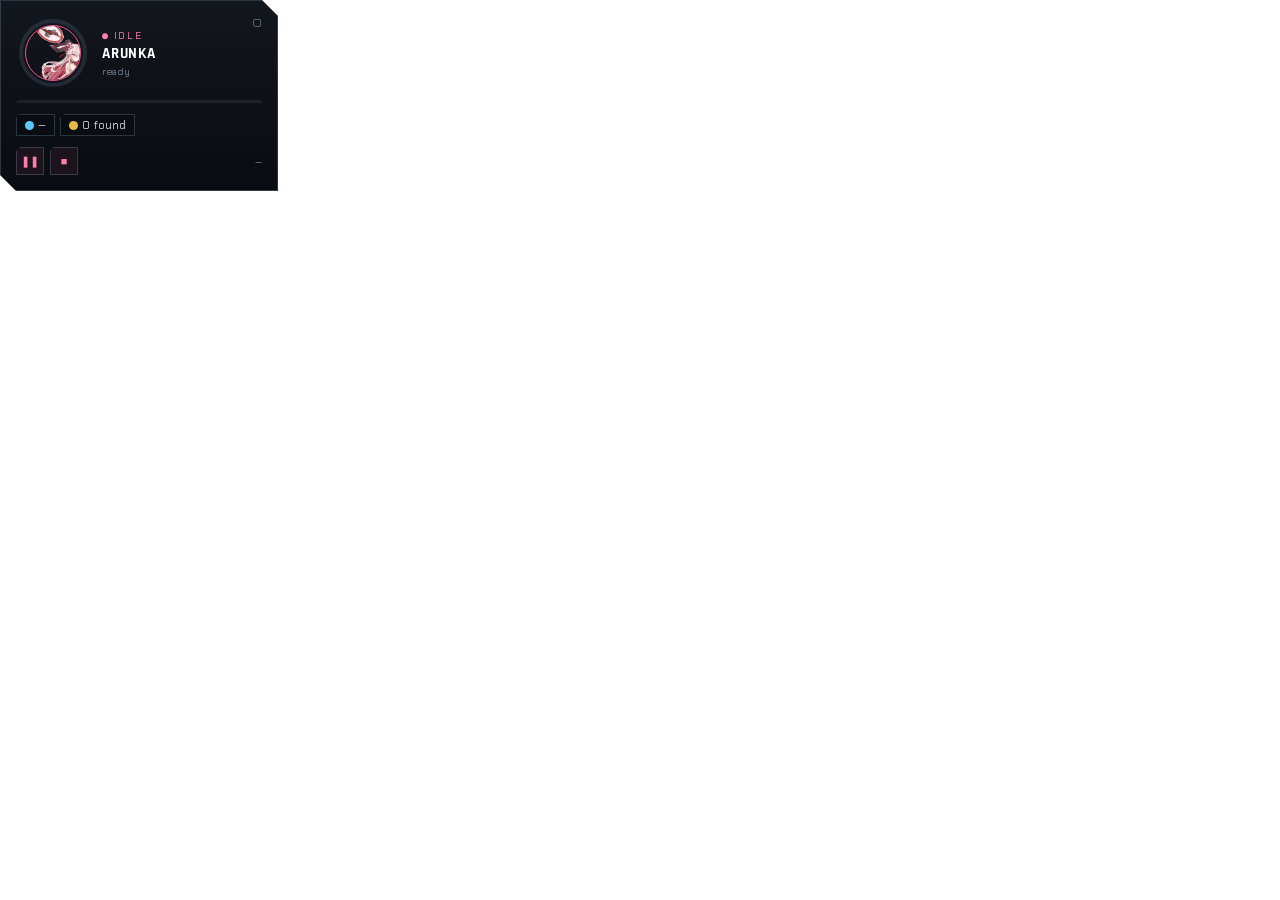
<file: ui/hud.html>
<!DOCTYPE html>
<html lang="en">
<head>
<meta charset="utf-8">
<title>Arunka HUD</title>
<link rel="preconnect" href="https://fonts.googleapis.com">
<link rel="preconnect" href="https://fonts.gstatic.com" crossorigin>
<link href="https://fonts.googleapis.com/css2?family=Rajdhani:wght@500;600;700&family=Chakra+Petch:wght@400;500;600;700&family=Shippori+Mincho:wght@600;700&family=Zen+Kaku+Gothic+New:wght@400;500;700&display=swap" rel="stylesheet">
<style>
/* ── Design tokens (dark only — HUD is always dark) ── */
:root{
  --crimson:#f0588c; --crimson-br:#ff7daa; --crimson-dk:#b8315f;
  --ice:#4fe3e0; --ice-2:#5cc8ff;
  --sakura:#f7c9d8; --bone:#cdd6e2; --muted:#6f7d8e;
  --gold:#e9b949; --jade:#46d6a0;
  --line:rgba(150,180,215,.12); --line-2:rgba(150,180,215,.24);
  --panel:#0a0e14;
  --display:"Rajdhani",system-ui,sans-serif;
  --tech:"Chakra Petch",monospace;
  --brush:"Shippori Mincho",serif;
}
*{ box-sizing:border-box; margin:0; padding:0; }
html,body{ width:278px; background:transparent; overflow:hidden; user-select:none; }

/* ── Seal HUD card ── */
.seal{
  width:278px; display:flex; flex-direction:column; padding:15px;
  background:linear-gradient(180deg,rgba(14,18,25,.98),rgba(6,9,13,.99));
  border:1px solid var(--line-2);
  box-shadow:0 18px 50px rgba(0,0,0,.65),0 0 0 1px rgba(240,88,140,.18);
  clip-path:polygon(0 0,calc(100% - 16px) 0,100% 16px,100% 100%,16px 100%,0 calc(100% - 16px));
  cursor:grab; position:relative;
}
.seal:active{ cursor:grabbing; }

/* collapse button */
.collapse-btn{ position:absolute; top:10px; right:12px; font-family:var(--tech); font-size:13px;
  color:var(--muted); cursor:pointer; background:none; border:none; padding:2px 4px; }
.collapse-btn:hover{ color:var(--ice); }

/* portrait ring */
.portrait{ position:relative; width:74px; height:74px; flex:none; }
.portrait .face{ position:absolute; inset:9px; border-radius:50%; overflow:hidden;
  border:1.5px solid var(--crimson); }
.portrait .face img{ width:148px; position:absolute; left:-32px; top:-6px; }
.portrait .pulse{ position:absolute; inset:0; border-radius:50%;
  box-shadow:0 0 0 0 rgba(255,125,170,.5); animation:pulse 2.4s infinite; }
@keyframes pulse{ 0%{box-shadow:0 0 0 0 rgba(255,125,170,.45);}
  70%{box-shadow:0 0 0 12px rgba(255,125,170,0);} 100%{box-shadow:0 0 0 0 rgba(255,125,170,0);} }
.ring-svg{ position:absolute; inset:0; transform:rotate(-90deg); }
.ring-trk{ fill:none; stroke:rgba(150,180,215,.14); }
.ring-val{ fill:none; stroke:var(--crimson-br); stroke-linecap:round;
  filter:drop-shadow(0 0 4px rgba(255,125,170,.7)); transition:stroke-dashoffset .4s; }

/* text block */
.top-row{ display:flex; gap:12px; align-items:center; }
.info{ flex:1; min-width:0; }
.state{ font-family:var(--tech); font-size:10px; letter-spacing:.18em; text-transform:uppercase;
  color:var(--crimson-br); margin-bottom:2px; }
.task{ font-family:var(--display); font-weight:700; font-size:15px; color:#fff;
  letter-spacing:.05em; text-transform:uppercase; white-space:nowrap; overflow:hidden; text-overflow:ellipsis; }
.sub{ font-family:var(--tech); font-size:10px; color:var(--muted); margin-top:2px; }

/* chips row */
.chips{ display:flex; gap:5px; margin-top:11px; flex-wrap:wrap; }
.chip{ display:inline-flex; align-items:center; gap:4px; font-family:var(--tech); font-size:11px;
  padding:3px 8px; border:1px solid var(--line-2); background:rgba(8,11,16,.6); color:var(--bone);
  clip-path:polygon(4px 0,100% 0,100% 100%,0 100%,0 4px); }
.ico{ width:9px; height:9px; display:inline-block; border-radius:50%; }
.ico.blue{ background:var(--ice-2); } .ico.gold{ background:var(--gold); }

/* progress bar */
.prog{ height:3px; background:rgba(150,180,215,.1); margin:10px 0 0;
  clip-path:polygon(2px 0,100% 0,100% 100%,0 100%,0 2px); overflow:hidden; }
.prog i{ display:block; height:100%; background:linear-gradient(90deg,var(--crimson),var(--crimson-br));
  box-shadow:0 0 8px rgba(255,125,170,.5); width:0%; transition:width .4s; }

/* controls */
.controls{ display:flex; gap:6px; margin-top:11px; align-items:center; }
.ctrlbtn{ width:28px; height:28px; border:1px solid var(--line-2); background:rgba(240,88,140,.08);
  color:var(--crimson-br); display:grid; place-items:center; font-size:11px; cursor:pointer;
  clip-path:polygon(4px 0,100% 0,100% 100%,0 100%,0 4px); flex:none; }
.ctrlbtn:hover{ background:var(--crimson); color:#fff; }
.ctrlbtn.stop:hover{ background:var(--crimson-dk); }
.elapsed{ font-family:var(--tech); font-size:10px; color:var(--muted); margin-left:auto; white-space:nowrap; }

/* collapsed orb */
body.collapsed .seal{
  width:54px; height:54px; padding:0;
  border-radius:50%; clip-path:none;
  align-items:center; justify-content:center;
  cursor:pointer;
  box-shadow:0 0 20px rgba(240,88,140,.5);
}
body.collapsed .top-row,
body.collapsed .chips,
body.collapsed .prog,
body.collapsed .controls,
body.collapsed .collapse-btn{ display:none; }
body.collapsed .orb-face{ display:grid; }
.orb-face{ display:none; width:38px; height:38px; border-radius:50%; overflow:hidden;
  border:1.5px solid var(--crimson); place-items:center; }
.orb-face img{ width:80px; position:relative; left:-12px; top:-4px; }
</style>
</head>
<body data-theme="dark">

<div class="seal" id="seal">
  <button class="collapse-btn" id="collapseBtn">▢</button>

  <div class="top-row">
    <div class="portrait">
      <span class="pulse"></span>
      <svg class="ring-svg" width="74" height="74" viewBox="0 0 74 74">
        <circle class="ring-trk" cx="37" cy="37" r="32" stroke-width="4"/>
        <circle class="ring-val" id="ringVal" cx="37" cy="37" r="32" stroke-width="4"
          stroke-dasharray="201.1" stroke-dashoffset="201.1"/>
      </svg>
      <div class="face"><img src="assets/arunka.png" alt="Arunka" draggable="false"></div>
    </div>
    <div class="orb-face"><img src="assets/arunka.png" alt="" draggable="false"></div>
    <div class="info">
      <div class="state" id="hud-state">● idle</div>
      <div class="task" id="hud-task">Arunka</div>
      <div class="sub" id="hud-sub">ready</div>
    </div>
  </div>

  <div class="prog"><i id="hud-bar"></i></div>

  <div class="chips">
    <span class="chip"><i class="ico blue"></i><span id="hud-sky">—</span></span>
    <span class="chip"><i class="ico gold"></i><span id="hud-found">0</span> found</span>
  </div>

  <div class="controls">
    <div class="ctrlbtn" id="btn-pause" title="Pause / Resume">❚❚</div>
    <div class="ctrlbtn stop" id="btn-stop" title="Stop">■</div>
    <span class="elapsed" id="hud-elapsed">—</span>
  </div>
</div>

<script>
const RINGC = 201.1;
let _shopRunning = false;
let _shopPaused  = false;

/* ── drag (moves the OS window via API) ─────────────────────────── */
let dragging = false, lastX, lastY;
const seal = document.getElementById('seal');

seal.addEventListener('mousedown', e => {
  if(['btn-pause','btn-stop','collapseBtn'].includes(e.target.id)) return;
  dragging = true; lastX = e.screenX; lastY = e.screenY; e.preventDefault();
});
document.addEventListener('mousemove', e => {
  if(!dragging) return;
  const dx = e.screenX - lastX, dy = e.screenY - lastY;
  lastX = e.screenX; lastY = e.screenY;
  if(window.pywebview) window.pywebview.api.move_hud_by(dx, dy);
});
document.addEventListener('mouseup', () => { dragging = false; });

/* ── collapse ────────────────────────────────────────────────────── */
const collapseBtn = document.getElementById('collapseBtn');
collapseBtn.addEventListener('click', () => {
  const collapsed = document.body.classList.toggle('collapsed');
  if(window.pywebview) window.pywebview.api.resize_hud(collapsed ? 54 : 278, collapsed ? 54 : 220);
});
seal.addEventListener('click', e => {
  if(!document.body.classList.contains('collapsed')) return;
  document.body.classList.remove('collapsed');
  if(window.pywebview) window.pywebview.api.resize_hud(278, 220);
});

/* ── controls ────────────────────────────────────────────────────── */
document.getElementById('btn-pause').addEventListener('click', () => {
  if(_shopRunning && window.pywebview) window.pywebview.api.pause_shop();
});
document.getElementById('btn-stop').addEventListener('click', () => {
  if(window.pywebview) {
    if(_shopRunning) window.pywebview.api.stop_shop();
  }
});

/* ── helpers ─────────────────────────────────────────────────────── */
function setState(state, task) {
  const labels = {idle:'● idle', running:'● rolling', paused:'❚ paused', done:'✓ done', error:'✕ error'};
  document.getElementById('hud-state').textContent = labels[state] || '● '+state;
  document.getElementById('hud-task').textContent  = task || 'Arunka';
}

/* ── window.arunka callbacks (Python → HUD) ──────────────────────── */
window.arunka = {
  log() {},  /* logs stay in the main window terminal */

  shopProgress(data) {
    _shopRunning = true;
    const { refresh=0, found=0, elapsed='00:00', eta=null, max=100, sky=null } = data;
    const pct = Math.round(refresh / max * 100);
    const timeStr = eta ? `${elapsed} / ~${eta}` : elapsed;
    document.getElementById('hud-sub').innerHTML =
      `refresh <b style="color:var(--sakura)">${refresh}</b>/${max} · found ${found}`;
    document.getElementById('hud-found').textContent = found;
    document.getElementById('hud-elapsed').textContent = timeStr;
    document.getElementById('hud-bar').style.width = pct + '%';
    document.getElementById('ringVal').style.strokeDashoffset = RINGC * (1 - refresh/max);
    if(sky !== null) document.getElementById('hud-sky').textContent =
      typeof sky === 'number' ? sky.toLocaleString() : sky;
  },

  shopState(state) {
    if(state === 'running') { _shopRunning=true; _shopPaused=false; }
    if(state === 'paused')  { _shopPaused=true; }
    if(state === 'done' || state === 'error') { _shopRunning=false; _shopPaused=false; }
    setState(state, 'Secret Shop');
    const p = document.getElementById('btn-pause');
    p.textContent = _shopPaused ? '▶' : '❚❚';
  },

  dailiesState(state) {
    _shopRunning = (state === 'running');
    setState(state, 'Dailies');
  },

  adbStatus() {},
  templateStatus() {},
};
</script>
</body>
</html>
</file>
<file: ui/arunka-tech.css>
/* =========================================================
   ARUNKA — futurist moto-tech instrument cluster
   Carbon dark · sakura-pink primary · cyan telemetry accent.
   Class vocabulary unchanged so the Seal HUD + Status Bar carry over.
   ========================================================= */

:root{
  --ink:        #07090d;
  --ink-2:      #0c1016;
  --ink-3:      #121922;
  --panel:      #0a0e14;
  --line:       rgba(150,180,215,.12);
  --line-2:     rgba(150,180,215,.24);

  --crimson:    #f0588c;   /* sakura-pink primary (kept) */
  --crimson-br: #ff7daa;
  --crimson-dk: #b8315f;
  --ice:        #4fe3e0;   /* cyan telemetry secondary */
  --ice-2:      #5cc8ff;
  --sakura:     #f7c9d8;
  --sakura-soft:#ffe3ec;
  --paper:      #eef3f8;
  --bone:       #cdd6e2;
  --muted:      #6f7d8e;
  --gold:       #e9b949;
  --jade:       #46d6a0;

  --display: "Rajdhani", system-ui, sans-serif;  /* condensed tech display */
  --ui:      "Zen Kaku Gothic New", system-ui, sans-serif;
  --tech:    "Chakra Petch", monospace;           /* data / readouts */
  --brush:   "Shippori Mincho", serif;            /* kanji accents only */
}

*{ box-sizing:border-box; }
html,body{ margin:0; padding:0; }
body{
  background:
    radial-gradient(1100px 600px at 84% -10%, rgba(240,88,140,.12), transparent 62%),
    radial-gradient(900px 500px at -6% 108%, rgba(79,227,224,.07), transparent 58%),
    var(--ink);
  color:var(--bone);
  font-family:var(--ui);
  -webkit-font-smoothing:antialiased;
  min-height:100vh;
}
/* faint instrument grid + scanlines */
body::before{
  content:""; position:fixed; inset:0; pointer-events:none; z-index:0; opacity:.6;
  background-image:
    linear-gradient(rgba(150,180,215,.04) 1px, transparent 1px),
    linear-gradient(90deg, rgba(150,180,215,.04) 1px, transparent 1px),
    repeating-linear-gradient(0deg, transparent 0 3px, rgba(0,0,0,.18) 3px 4px);
  background-size:44px 44px, 44px 44px, 100% 4px;
}
/* diagonal speed streak */
body::after{
  content:""; position:fixed; top:0; right:0; width:46vw; height:100vh; pointer-events:none; z-index:0; opacity:.5;
  background:linear-gradient(118deg, transparent 46%, rgba(240,88,140,.05) 47% 48%, transparent 49%, transparent 62%, rgba(79,227,224,.04) 63% 63.6%, transparent 64%);
}

/* ---------- brand + nav ---------- */
.brandbar{
  position:sticky; top:0; z-index:40; display:flex; align-items:center; gap:18px;
  padding:11px 22px;
  background:linear-gradient(180deg, rgba(8,11,16,.97), rgba(8,11,16,.84));
  border-bottom:1px solid var(--line);
  backdrop-filter:blur(8px);
}
.brandbar::after{ content:""; position:absolute; left:0; right:0; bottom:-1px; height:1px;
  background:linear-gradient(90deg, transparent, var(--crimson) 30%, var(--ice) 70%, transparent); opacity:.55; }
.brand{ display:flex; align-items:center; gap:11px; font-family:var(--display); font-weight:700;
  letter-spacing:.34em; font-size:19px; color:#fff; }
.brand .seal{
  width:30px; height:30px; flex:none; display:grid; place-items:center;
  font-family:var(--brush); color:#fff; font-size:15px;
  background:linear-gradient(140deg, var(--crimson), var(--crimson-dk));
  clip-path:polygon(22% 0,100% 0,100% 78%,78% 100%,0 100%,0 22%);
  box-shadow:0 0 14px rgba(240,88,140,.5);
}
.brand small{ font-family:var(--tech); letter-spacing:.08em; font-size:11px; color:var(--ice); margin-left:6px; opacity:.85; }

.tabs{ display:flex; gap:3px; margin-left:auto; flex-wrap:wrap; }
.tab{
  font-family:var(--display); font-size:14px; font-weight:600; text-transform:uppercase; letter-spacing:.08em;
  color:var(--muted); padding:8px 17px; cursor:pointer; border:1px solid transparent; background:transparent;
  position:relative; transition:.15s; clip-path:polygon(0 0, calc(100% - 9px) 0, 100% 100%, 0 100%);
}
.tab:hover{ color:var(--sakura); background:rgba(240,88,140,.06); }
.tab.on{
  color:#fff; background:linear-gradient(180deg, rgba(240,88,140,.28), rgba(240,88,140,.12));
  border-color:rgba(255,125,170,.4);
}
.tab.on::after{ content:""; position:absolute; left:9px; right:14px; bottom:-1px; height:2px;
  background:var(--crimson); box-shadow:0 0 10px var(--crimson); }

.themeswitch{ display:flex; gap:2px; margin-left:14px; padding:3px;
  border:1px solid var(--line-2); background:rgba(0,0,0,.3);
  clip-path:polygon(7px 0,100% 0,100% 100%,0 100%,0 7px); }
.themeswitch button{ font-family:var(--tech); font-size:11px; letter-spacing:.04em; color:var(--muted);
  border:0; background:transparent; padding:5px 12px; cursor:pointer; transition:.15s; }
.themeswitch button.on{ color:#fff; background:linear-gradient(180deg,var(--crimson-br),var(--crimson)); }

/* ---------- view scaffolding ---------- */
.view{ display:none; position:relative; z-index:1; padding:32px 30px 96px; max-width:1340px; margin:0 auto; }
.view.on{ display:block; }

.view-head{ margin-bottom:10px; position:relative; }
.view-head h1{
  font-family:var(--display); font-weight:700; font-size:38px; margin:2px 0 0; color:#fff;
  letter-spacing:.06em; text-transform:uppercase; line-height:1;
}
.view-head h1::before{ /* mono kicker */
  content:"// " attr(data-kick); display:block; font-family:var(--tech); font-size:11px; font-weight:500;
  letter-spacing:.22em; color:var(--ice); margin-bottom:9px; text-transform:uppercase;
}
.view-head .jp{ font-family:var(--brush); color:var(--crimson-br); font-size:18px; margin-left:12px; opacity:.7; }
.view-head p{ margin:9px 0 0; color:var(--muted); font-size:13.5px; max-width:720px; font-family:var(--ui); }
.view-head p .hand{ font-family:var(--tech); color:var(--ice); font-size:12.5px; letter-spacing:.02em; }

.note{ font-family:var(--tech); color:var(--ice); font-size:12px; letter-spacing:.02em; line-height:1.3; }
.note::before{ content:"// "; opacity:.7; }
.note.dim{ color:var(--muted); }
.arrow{ font-family:var(--tech); color:var(--crimson-br); font-size:18px; }

/* ---------- panel : carbon + corner brackets + lit top ---------- */
.panel{
  position:relative; border:1px solid var(--line); background:
    repeating-linear-gradient(45deg, rgba(255,255,255,.012) 0 2px, transparent 2px 7px),
    linear-gradient(180deg, var(--ink-2), var(--panel));
  box-shadow:inset 0 1px 0 rgba(255,255,255,.04);
}
.panel::before,.panel::after{ content:""; position:absolute; width:14px; height:14px; pointer-events:none; }
.panel::before{ top:-1px; left:-1px; border-top:2px solid var(--crimson); border-left:2px solid var(--crimson); }
.panel::after{ bottom:-1px; right:-1px; border-bottom:2px solid var(--ice); border-right:2px solid var(--ice); opacity:.7; }
.wf{ border:1.5px dashed var(--line-2); background:rgba(150,180,215,.02); }

/* card header = instrument label */
.cardhd{
  font-family:var(--display); font-size:15px; font-weight:600; letter-spacing:.18em; text-transform:uppercase;
  color:#fff; padding:13px 16px; border-bottom:1px solid var(--line);
  display:flex; align-items:center; gap:10px;
}
.cardhd::before{ content:""; width:0; height:0; flex:none;
  border-left:8px solid var(--crimson); border-top:6px solid transparent; border-bottom:6px solid transparent;
  filter:drop-shadow(0 0 5px rgba(240,88,140,.7)); }
.pad{ padding:16px; }

/* ---------- subnav : gear-selector segments ---------- */
.subnav{ display:flex; gap:2px; justify-content:center; padding:6px; margin:0 auto 22px; width:max-content;
  border:1px solid var(--line); background:rgba(8,11,16,.6);
  clip-path:polygon(10px 0,100% 0,calc(100% - 10px) 100%,0 100%); }
.subnav span{ font-family:var(--display); font-size:13px; font-weight:600; text-transform:uppercase; letter-spacing:.06em;
  color:var(--muted); padding:6px 14px; }
.subnav span.on{ color:#fff; background:linear-gradient(180deg,var(--crimson),var(--crimson-dk));
  box-shadow:0 0 14px rgba(240,88,140,.4); }

.row{ display:flex; gap:18px; } .col{ flex:1; min-width:0; } .screenwrap{ margin-top:18px; }

/* ---------- fields ---------- */
.field{ display:flex; align-items:center; justify-content:space-between; padding:11px 0; border-bottom:1px solid var(--line); }
.field:last-child{ border-bottom:0; }
.field label{ font-size:13px; color:var(--bone); font-family:var(--ui); }
.stepper{ display:flex; align-items:center; border:1px solid var(--line-2); background:rgba(0,0,0,.25);
  clip-path:polygon(5px 0,100% 0,100% 100%,0 100%,0 5px); }
.stepper button{ background:transparent; border:0; color:var(--ice); width:30px; height:30px; cursor:pointer; font-size:15px; font-family:var(--tech); }
.stepper button:hover{ background:var(--crimson); color:#fff; }
.stepper .v{ font-family:var(--tech); padding:0 14px; min-width:48px; text-align:center; color:#fff; }
.inp{ background:rgba(0,0,0,.32); border:1px solid var(--line-2); color:var(--bone); padding:7px 11px;
  font-family:var(--tech); font-size:13px; width:74px; text-align:center;
  clip-path:polygon(5px 0,100% 0,100% 100%,0 100%,0 5px); }
.inp:focus{ outline:none; border-color:var(--ice); box-shadow:0 0 0 1px rgba(79,227,224,.4); }

.check{ display:flex; align-items:center; gap:11px; padding:9px 0; }
.box{ width:22px; height:22px; flex:none; display:grid; place-items:center; border:1.5px solid var(--line-2);
  color:#fff; font-size:12px; clip-path:polygon(5px 0,100% 0,100% calc(100% - 5px),calc(100% - 5px) 100%,0 100%,0 5px); }
.box.on{ background:var(--crimson); border-color:var(--crimson-br); box-shadow:0 0 12px rgba(240,88,140,.55); }

/* ---------- buttons ---------- */
.runbtn{
  width:100%; margin-top:22px; padding:16px; border:1px solid var(--crimson-br); cursor:pointer;
  color:#fff; font-family:var(--display); font-weight:700; letter-spacing:.22em; font-size:16px; text-transform:uppercase;
  background:linear-gradient(180deg, var(--crimson), var(--crimson-dk));
  box-shadow:0 8px 26px rgba(240,88,140,.35), inset 0 1px 0 rgba(255,255,255,.2);
  position:relative; overflow:hidden;
  clip-path:polygon(14px 0, 100% 0, calc(100% - 14px) 100%, 0 100%);
}
.runbtn::after{ content:""; position:absolute; top:0; bottom:0; width:60px; left:-80px;
  background:linear-gradient(90deg, transparent, rgba(255,255,255,.35), transparent); animation:sheen 3.4s ease-in-out infinite; }
@keyframes sheen{ 0%,100%{left:-80px;} 55%{left:120%;} }
.runbtn:hover{ filter:brightness(1.08); }

.ghostbtn{ font-family:var(--display); font-size:13px; font-weight:600; text-transform:uppercase; letter-spacing:.08em;
  color:var(--sakura); border:1px solid var(--line-2); background:rgba(240,88,140,.06); padding:9px 16px; cursor:pointer; transition:.15s;
  clip-path:polygon(7px 0,100% 0,100% 100%,0 100%,0 7px); }
.ghostbtn:hover{ background:rgba(240,88,140,.14); border-color:var(--crimson-br); color:#fff; }
.ghostbtn.sm{ padding:6px 12px; font-size:11.5px; }
.dangerbtn{ font-family:var(--display); font-size:13px; font-weight:600; text-transform:uppercase; letter-spacing:.08em;
  color:#ff9bb6; border:1px solid rgba(240,88,140,.45); background:rgba(240,88,140,.1); padding:9px 16px; cursor:pointer; transition:.15s;
  clip-path:polygon(7px 0,100% 0,100% 100%,0 100%,0 7px); }
.dangerbtn:hover{ background:rgba(240,88,140,.26); color:#fff; }
.dangerbtn.sm{ padding:6px 12px; font-size:11.5px; }
.navsq{ width:30px; height:30px; border:1px solid var(--line-2); background:rgba(79,227,224,.08); color:var(--ice);
  cursor:pointer; font-size:11px; clip-path:polygon(5px 0,100% 0,100% 100%,0 100%,0 5px); }
.navsq:hover{ background:var(--ice); color:#04121a; }
.seg-toggle{ display:inline-flex; border:1px solid var(--line-2); overflow:hidden;
  clip-path:polygon(6px 0,100% 0,100% 100%,0 100%,0 6px); }
.seg-toggle b{ font-family:var(--tech); font-weight:500; font-size:11px; color:var(--muted); padding:6px 12px; cursor:pointer; }
.seg-toggle b.on{ background:var(--crimson); color:#fff; }

/* ---------- progress + ring ---------- */
.bar{ height:8px; background:rgba(150,180,215,.1); overflow:hidden; position:relative;
  clip-path:polygon(3px 0,100% 0,100% 100%,0 100%,0 3px); }
.bar > i{ display:block; height:100%; background:linear-gradient(90deg, var(--crimson), var(--crimson-br));
  box-shadow:0 0 10px rgba(255,125,170,.6); }
.bar::after{ content:""; position:absolute; inset:0; pointer-events:none;
  background:repeating-linear-gradient(90deg, transparent 0 8px, rgba(0,0,0,.45) 8px 9px); }
.ring{ transform:rotate(-90deg); }
.ring .trk{ fill:none; stroke:rgba(150,180,215,.14); }
.ring .val{ fill:none; stroke:var(--crimson-br); stroke-linecap:round; filter:drop-shadow(0 0 4px rgba(255,125,170,.7)); }

/* ---------- chips / control buttons (shared w/ HUD) ---------- */
.chip{ display:inline-flex; align-items:center; gap:5px; font-family:var(--tech); font-size:11px; padding:3px 9px;
  border:1px solid var(--line-2); background:rgba(8,11,16,.6); color:var(--bone);
  clip-path:polygon(4px 0,100% 0,100% 100%,0 100%,0 4px); }
.chip b{ color:var(--gold); font-weight:700; }
.chip .ico{ width:10px; height:10px; display:inline-block; }
.gold{ background:var(--gold); } .blue{ background:var(--ice-2); } .gn{ background:var(--jade); }
.ctrlbtn{ width:30px; height:30px; border:1px solid var(--line-2); background:rgba(240,88,140,.08); color:var(--crimson-br);
  display:grid; place-items:center; font-size:12px; cursor:pointer; transition:.15s;
  clip-path:polygon(5px 0,100% 0,100% 100%,0 100%,0 5px); }
.ctrlbtn:hover{ background:var(--crimson); color:#fff; border-color:var(--crimson-br); }
.ctrlbtn.stop:hover{ background:var(--crimson-dk); }
.tasklabel{ font-family:var(--display); font-weight:700; font-size:16px; color:#fff; letter-spacing:.05em; text-transform:uppercase; }
.taskstate{ font-family:var(--tech); font-size:10px; letter-spacing:.18em; text-transform:uppercase; color:var(--crimson-br); }

img.cut{ filter:drop-shadow(0 8px 20px rgba(0,0,0,.6)); }

/* ---------- history / capture frames (stay dark = game screenshots) ---------- */
.runitem{ padding:11px 14px; border:1px solid var(--line); margin-bottom:8px; cursor:pointer;
  background:rgba(150,180,215,.025); display:flex; justify-content:space-between; align-items:center;
  clip-path:polygon(6px 0,100% 0,100% 100%,0 100%,0 6px); }
.runitem.on{ border-color:var(--crimson-br); background:rgba(240,88,140,.12); }
.runitem .t{ font-family:var(--tech); font-size:12px; color:var(--bone); }
.runitem .s{ font-size:11px; color:var(--muted); font-family:var(--tech); }
.runitem.on .s{ color:var(--sakura); }
.shopcard{ display:flex; align-items:center; gap:14px; padding:12px; border-bottom:1px solid var(--line); }
.shopcard .ava{ width:46px; height:46px; border-radius:50%; border:1px solid var(--line-2); background:linear-gradient(135deg,#1a2230,#0c1016); flex:none; }
.shopcard .icn{ width:46px; height:46px; border:1px solid var(--line-2); background:linear-gradient(135deg,#22303f,#0e141c); flex:none;
  clip-path:polygon(6px 0,100% 0,100% calc(100% - 6px),calc(100% - 6px) 100%,0 100%,0 6px); }
.kind{ font-family:var(--tech); font-size:10px; letter-spacing:.12em; text-transform:uppercase; }
.kind.eq{ color:var(--jade); } .kind.cur{ color:var(--ice-2); } .kind.hero{ color:var(--gold); }
.buy{ margin-left:auto; padding:8px 16px; border:1px solid var(--jade); color:#bfeede; background:rgba(70,214,160,.12);
  font-family:var(--tech); font-size:12px; cursor:pointer; clip-path:polygon(6px 0,100% 0,100% 100%,0 100%,0 6px); }

/* ---------- CONCEPTS gallery (dark showcase) ---------- */
.concepts{ display:grid; grid-template-columns:repeat(2,1fr); gap:26px; margin-top:24px; }
@media(max-width:980px){ .concepts{ grid-template-columns:1fr; } }
.concept{ position:relative; border:1px solid var(--line); overflow:hidden; min-height:300px; display:flex; flex-direction:column;
  background:linear-gradient(180deg, var(--ink-2), var(--panel)); clip-path:polygon(0 0,calc(100% - 16px) 0,100% 16px,100% 100%,0 100%); }
.concept-stage{ position:relative; flex:1; min-height:260px; padding:20px; display:flex; align-items:center; justify-content:center;
  background:linear-gradient(180deg, rgba(14,18,24,.6), rgba(5,7,10,.92)),
    repeating-linear-gradient(0deg, transparent 0 26px, rgba(150,180,215,.03) 26px 27px),
    repeating-linear-gradient(90deg, transparent 0 26px, rgba(150,180,215,.03) 26px 27px); }
.concept-cap{ display:flex; align-items:baseline; gap:10px; padding:13px 18px; border-top:1px solid var(--line); background:rgba(8,11,16,.6); }
.concept-cap .n{ font-family:var(--display); font-weight:700; font-size:13px; color:#fff; background:var(--crimson);
  width:24px; height:24px; display:grid; place-items:center; flex:none; box-shadow:0 0 10px rgba(240,88,140,.5);
  clip-path:polygon(4px 0,100% 0,100% calc(100% - 4px),calc(100% - 4px) 100%,0 100%,0 4px); }
.concept-cap h3{ margin:0; font-size:15px; font-family:var(--display); font-weight:700; text-transform:uppercase; letter-spacing:.06em; color:#fff; }
.concept-cap p{ margin:0; font-size:11.5px; color:var(--ice); font-family:var(--tech); }
.tagrow{ position:absolute; top:12px; left:14px; display:flex; gap:6px; z-index:5; }
.minitag{ font-family:var(--tech); font-size:9.5px; letter-spacing:.12em; text-transform:uppercase; color:var(--ice);
  border:1px solid var(--line-2); padding:2px 7px; background:rgba(8,11,16,.7); }
.note-float{ position:absolute; z-index:30; }

/* =========================================================
   LIVE SYSTEM — Seal HUD (#1) + Status Bar (#3)  [KEPT]
   ========================================================= */
.modeswitch{ position:fixed; z-index:70; left:50%; transform:translateX(-50%); bottom:14px;
  display:none; align-items:center; gap:4px; padding:5px; border:1px solid var(--line-2);
  background:rgba(8,11,16,.92); box-shadow:0 10px 30px rgba(0,0,0,.5); backdrop-filter:blur(8px);
  clip-path:polygon(10px 0,100% 0,calc(100% - 10px) 100%,0 100%); }
body[data-mode] .modeswitch{ display:flex; }
.modeswitch b{ font-family:var(--tech); color:var(--muted); font-size:11px; padding:0 8px; text-transform:uppercase; letter-spacing:.1em; }
.modeswitch button{ font-family:var(--tech); font-size:11px; letter-spacing:.06em; color:var(--muted);
  border:0; background:transparent; padding:6px 13px; cursor:pointer; transition:.15s; }
.modeswitch button.on{ color:#fff; background:linear-gradient(180deg,var(--crimson-br),var(--crimson)); box-shadow:0 3px 10px rgba(240,88,140,.4); }

.live-seal,.live-bar{ display:none; }
body[data-mode="seal"] .live-seal{ display:flex; }
body[data-mode="bar"]  .live-bar { display:flex; }

/* #1 SEAL HUD */
.live-seal{ position:fixed; right:20px; bottom:64px; z-index:60; width:272px; flex-direction:column;
  border:1px solid var(--line-2); padding:15px;
  background:linear-gradient(180deg,rgba(14,18,25,.98),rgba(6,9,13,.99));
  box-shadow:0 18px 50px rgba(0,0,0,.65), 0 0 0 1px rgba(240,88,140,.18); cursor:grab;
  clip-path:polygon(0 0,calc(100% - 16px) 0,100% 16px,100% 100%,16px 100%,0 calc(100% - 16px)); }
.live-seal .top{ display:flex; gap:13px; align-items:center; }
.seal-portrait{ position:relative; width:80px; height:80px; flex:none; }
.seal-portrait .face{ position:absolute; inset:9px; border-radius:50%; overflow:hidden; border:1.5px solid var(--crimson); }
.seal-portrait .face img{ width:152px; position:absolute; left:-34px; top:-6px; }
.seal-portrait .pulse{ position:absolute; inset:0; border-radius:50%; box-shadow:0 0 0 0 rgba(255,125,170,.5); animation:pulse 2.4s infinite; }
@keyframes pulse{ 0%{box-shadow:0 0 0 0 rgba(255,125,170,.45);} 70%{box-shadow:0 0 0 12px rgba(255,125,170,0);} 100%{box-shadow:0 0 0 0 rgba(255,125,170,0);} }
.live-seal .collapse{ position:absolute; top:10px; right:12px; font-family:var(--tech); font-size:13px; color:var(--muted); cursor:pointer; }
.live-seal .collapse:hover{ color:var(--ice); }

/* #3 STATUS BAR */
.live-bar{ position:fixed; left:0; right:0; bottom:0; z-index:60; align-items:center; gap:16px; padding:0 22px; height:74px;
  border-top:1.5px solid var(--crimson-br);
  background:linear-gradient(180deg, rgba(30,12,20,.5), rgba(6,8,12,.98));
  box-shadow:0 -10px 40px rgba(240,88,140,.22); }
.live-bar::before{ content:""; position:absolute; inset:0; pointer-events:none; opacity:.5;
  background:repeating-linear-gradient(0deg, transparent 0 2px, rgba(150,180,215,.05) 2px 3px); }
.live-bar::after{ content:""; position:absolute; top:0; bottom:0; width:140px; pointer-events:none;
  background:linear-gradient(90deg,transparent,rgba(255,125,170,.12),transparent); animation:sweep 5s linear infinite; }
@keyframes sweep{ 0%{left:-140px;} 100%{left:100%;} }
.live-bar img{ height:120px; align-self:flex-end; margin:0 0 -8px -6px; flex:none;
  filter:drop-shadow(0 0 20px rgba(240,88,140,.45)); position:relative; z-index:2; }
.live-bar .seg{ position:relative; z-index:2; }
.bar-read{ display:flex; gap:14px; font-family:var(--tech); font-size:11px; letter-spacing:.04em; }
.bar-read span{ display:flex; align-items:center; gap:5px; }
.glitch{ position:relative; font-family:var(--display); font-weight:700; letter-spacing:.06em; color:#fff; text-transform:uppercase; }
.glitch::after{ content:attr(data-t); position:absolute; left:1px; top:0; color:var(--ice);
  clip-path:inset(0 0 55% 0); opacity:.6; animation:glitch 3.4s steps(2) infinite; }
@keyframes glitch{ 0%,92%,100%{transform:translate(0);} 94%{transform:translate(-1.5px,0);} 96%{transform:translate(1.5px,0);} }

/* =========================================================
   CALIBRATION
   ========================================================= */
.calib{ display:flex; gap:18px; margin-top:18px; align-items:flex-start; }
.calib-side{ width:280px; flex:none; display:flex; flex-direction:column; max-height:680px; }
.calib-side .pad{ overflow:auto; flex:1; }
.mode-opt{ display:flex; align-items:center; gap:11px; padding:9px 0; cursor:pointer; }
.radio{ width:18px; height:18px; border:1.5px solid var(--line-2); flex:none; display:grid; place-items:center;
  clip-path:polygon(4px 0,100% 0,100% calc(100% - 4px),calc(100% - 4px) 100%,0 100%,0 4px); }
.radio i{ width:8px; height:8px; background:var(--crimson-br); display:none; box-shadow:0 0 8px var(--crimson-br); }
.mode-opt.on .radio{ border-color:var(--crimson-br); }
.mode-opt.on .radio i{ display:block; }
.mode-opt small{ color:var(--muted); font-size:11px; }
.grp{ font-family:var(--tech); font-size:10px; letter-spacing:.18em; text-transform:uppercase; color:var(--ice); margin:16px 0 7px; }
.grp.first{ margin-top:4px; }
.grp.head{ font-family:var(--display); font-weight:700; font-size:14px; letter-spacing:.14em; color:#fff;
  border-bottom:1px solid var(--line); padding-bottom:6px; }
.cap-row{ display:flex; align-items:center; gap:9px; padding:6px 0; }
.cap-row label{ font-size:12.5px; color:var(--bone); flex:1; line-height:1.2; font-family:var(--ui); }
.dot{ width:9px; height:9px; flex:none; clip-path:polygon(50% 0,100% 50%,50% 100%,0 50%); }
.dot.ok{ background:var(--jade); box-shadow:0 0 7px var(--jade); }
.dot.miss{ background:var(--crimson-br); box-shadow:0 0 7px rgba(255,125,170,.7); }
.capbtn{ font-family:var(--tech); font-size:11px; color:var(--ice); border:1px solid rgba(79,227,224,.4);
  background:rgba(79,227,224,.1); padding:4px 11px; cursor:pointer; flex:none;
  clip-path:polygon(4px 0,100% 0,100% 100%,0 100%,0 4px); }
.capbtn:hover{ background:var(--ice); color:#04121a; }
.preview{ flex:1; min-width:0; }
.preview-head{ display:flex; align-items:center; justify-content:space-between; padding:11px 16px; border-bottom:1px solid var(--line); }
.preview-stage{ position:relative; margin:14px; overflow:hidden; border:1px solid var(--line-2);
  background:linear-gradient(180deg,#0f1620,#070b10); clip-path:polygon(0 0,calc(100% - 12px) 0,100% 12px,100% 100%,0 100%); }
.ovl{ position:absolute; border:1.5px solid var(--ice); box-shadow:0 0 12px rgba(79,227,224,.5); background:rgba(79,227,224,.08); }
.ovl b{ position:absolute; top:-16px; left:0; font-family:var(--tech); font-size:9px; color:var(--ice); white-space:nowrap; }
.crosshair{ position:absolute; width:14px; height:14px; pointer-events:none; }
.crosshair::before,.crosshair::after{ content:""; position:absolute; background:var(--crimson-br); }
.crosshair::before{ left:6px; top:0; width:2px; height:14px; }
.crosshair::after{ top:6px; left:0; height:2px; width:14px; }

/* =========================================================
   WHITE MODE — white + sakura (still tech)
   ========================================================= */
body[data-theme="light"]{
  --ink:#ece0e3; --ink-2:#f5eaed; --ink-3:#e4d6da; --panel:#f5eaed;
  --line:rgba(150,90,115,.20); --line-2:rgba(150,90,115,.32);
  --crimson:#d24f7c; --crimson-br:#e6709b; --crimson-dk:#ab3a64;
  --ice:#2a8f93; --ice-2:#4a7faa;
  --sakura:#b85278; --sakura-soft:#fbe3ea;
  --bone:#3e2a33; --muted:#917680;
  background:
    radial-gradient(1100px 640px at 84% -12%, rgba(210,79,124,.13), transparent 62%),
    radial-gradient(900px 560px at -6% 110%, rgba(42,143,147,.09), transparent 58%),
    linear-gradient(180deg, #efe3e6, #e7dade);
  color:var(--bone);
}
body[data-theme="light"]::before{ opacity:.55;
  background-image:
    linear-gradient(rgba(150,90,115,.05) 1px, transparent 1px),
    linear-gradient(90deg, rgba(150,90,115,.05) 1px, transparent 1px),
    repeating-linear-gradient(0deg, transparent 0 3px, rgba(150,90,115,.025) 3px 4px);
  background-size:44px 44px,44px 44px,100% 4px; }
body[data-theme="light"] .brandbar{ background:linear-gradient(180deg,rgba(247,237,240,.95),rgba(236,224,227,.82)); }
body[data-theme="light"] .brand{ color:#3a2730; }
body[data-theme="light"] .view-head h1{ color:#2e1f27; }
body[data-theme="light"] .panel{ background:repeating-linear-gradient(45deg, rgba(150,90,115,.025) 0 2px, transparent 2px 7px), #f5eaed;
  box-shadow:0 6px 22px rgba(150,90,115,.14); }
body[data-theme="light"] .cardhd{ color:#2e1f27; }
body[data-theme="light"] .subnav{ background:#f5eaed; box-shadow:0 4px 16px rgba(150,90,115,.12); }
body[data-theme="light"] .tab{ color:var(--muted); }
body[data-theme="light"] .tab.on{ color:#fff; background:linear-gradient(180deg,var(--crimson),var(--crimson-dk)); }
body[data-theme="light"] .themeswitch{ background:rgba(210,79,124,.09); }
body[data-theme="light"] .inp{ background:#fbf4f6; color:#2e1f27; }
body[data-theme="light"] .stepper{ background:#fbf4f6; }
body[data-theme="light"] .stepper .v{ color:#2e1f27; }
body[data-theme="light"] .stepper button:hover{ background:var(--crimson); color:#fff; }
body[data-theme="light"] .chip{ background:#f1e3e8; color:#5a3f49; }
body[data-theme="light"] .box{ background:#fbf4f6; }
body[data-theme="light"] .box.on{ background:var(--crimson); color:#fff; }
body[data-theme="light"] .statpill[data-st="run"]{ color:#ab3a64; background:rgba(210,79,124,.16); }
body[data-theme="light"] .statpill[data-st="run"] .led{ background:#d24f7c; box-shadow:0 0 10px #d24f7c; }
body[data-theme="light"] .runitem{ background:#efe2e6; }
body[data-theme="light"] .runitem.on{ background:rgba(210,79,124,.14); }
body[data-theme="light"] .ghostbtn{ background:rgba(210,79,124,.09); color:var(--crimson-dk); }
body[data-theme="light"] .dangerbtn{ color:#ab3a64; }
body[data-theme="light"] .capbtn{ color:#1d7378; background:rgba(42,143,147,.12); }
body[data-theme="light"] .ctrlbtn{ background:rgba(210,79,124,.1); color:var(--crimson); }
body[data-theme="light"] .cell .v{ color:#2e1f27; }
body[data-theme="light"] .gauge .center .st, body[data-theme="light"] .biggauge .num .rpm{ color:#2e1f27; }
body[data-theme="light"] .modeswitch{ background:rgba(247,237,240,.96); box-shadow:0 10px 30px rgba(150,90,115,.2); }
body[data-theme="light"] .live-seal{ background:linear-gradient(180deg,#fbf2f5,#f5eaee);
  box-shadow:0 18px 50px rgba(150,90,115,.24), 0 0 0 1px rgba(210,79,124,.14); }
body[data-theme="light"] .live-seal .tasklabel{ color:#2e1f27; }
body[data-theme="light"] .seal-portrait .face{ border-color:var(--crimson); }
body[data-theme="light"] .live-bar{ background:linear-gradient(180deg,rgba(250,228,236,.78),rgba(247,237,240,.98));
  box-shadow:0 -10px 40px rgba(210,79,124,.2); }
body[data-theme="light"] .live-bar .glitch{ color:#2e1f27; }
body[data-theme="light"] .live-bar .glitch::after{ color:var(--ice); }
/* always-dark surfaces in White mode: re-point body-text tokens to LIGHT so
   inherited text + inline var(--bone)/var(--muted)/var(--sakura) stay readable */
body[data-theme="light"] .terminal,
body[data-theme="light"] .preview-stage,
body[data-theme="light"] .concept-stage,
body[data-theme="light"] .darkframe,
body[data-theme="light"] .shopcard{
  --bone:#e7d6dc; --muted:#a98f99; --sakura:#f7c9d8; --paper:#fff;
  color:#e7d6dc;
}
/* concept gallery + capture frames stay dark in both themes (showcase / screenshots) */

/* ---------- fit fixes: keep tech labels on one line ---------- */
.tab, .subnav span, .ghostbtn, .dangerbtn, .runbtn, .capbtn,
.themeswitch button, .brand, .brand small, .chip, .cardhd, .glitch{ white-space:nowrap; }
.brand small{ white-space:nowrap; }
.shopcard > div:not(.ava):not(.icn){ flex:1; min-width:0; }
.shopcard > div > div{ line-height:1.3; }
.shopcard > div > div:nth-child(2){ white-space:nowrap; overflow:hidden; text-overflow:ellipsis; }
.check label{ flex:1 1 auto; white-space:nowrap; }
.field label{ flex:1 1 auto; }
.runitem .t, .runitem .s{ white-space:nowrap; }
.runitem > div{ min-width:0; }

/* ---------- tachometer telemetry cluster (Secret Shop header) ---------- */
/* ---------- tachometer cluster — scales with container ---------- */
.cluster{ display:flex; align-items:center; gap:clamp(16px,2vw,32px); padding:clamp(14px,1.5vw,22px) clamp(16px,2vw,28px); }
.cluster-l{ flex:none; width:clamp(150px,14vw,220px); }
.revstrip{ display:flex; gap:3px; margin-bottom:11px; }
.revstrip i{ flex:1; height:6px; background:rgba(150,180,215,.12); }
.revstrip i.on{ background:var(--ice); box-shadow:0 0 6px var(--ice); }
.revstrip i.warn{ background:var(--gold); box-shadow:0 0 6px var(--gold); }
.revstrip i.red{ background:var(--crimson-br); box-shadow:0 0 6px var(--crimson-br); }
/* gauge SVG scales inside its container */
.gauge{ position:relative; width:100%; aspect-ratio:150/92; }
.gauge svg{ width:100%; height:100%; }
.gauge .center{ position:absolute; bottom:4px; left:0; right:0; text-align:center; }
.gauge .center .st{ font-family:var(--display); font-weight:700; font-size:clamp(15px,2vw,22px); color:#fff; letter-spacing:.12em; line-height:1; }
.gauge .center .lb{ font-family:var(--tech); font-size:clamp(7px,.8vw,10px); color:var(--ice); letter-spacing:.2em; margin-top:2px; }
.readouts{ display:grid; grid-template-columns:repeat(5,1fr); gap:1px; flex:1; background:var(--line); border:1px solid var(--line); align-self:stretch; }
.cell{ background:var(--panel); padding:clamp(8px,1vw,14px) clamp(10px,1.2vw,18px); display:flex; flex-direction:column; justify-content:center; }
.cell .k{ font-family:var(--tech); font-size:clamp(8px,.6vw,10px); letter-spacing:.14em; text-transform:uppercase; color:var(--muted); }
.cell .v{ font-family:var(--tech); font-size:clamp(15px,1.8vw,24px); font-weight:700; color:#fff; margin-top:4px; white-space:nowrap; }
.cell .v.pink{ color:var(--crimson-br); background:none; } .cell .v.ice{ color:var(--ice); background:none; } .cell .v.gold{ color:var(--gold); background:none; }

/* ---------- ROUTES : step sequence builder ---------- */
.step{ display:flex; align-items:center; gap:12px; padding:10px 12px; border:1px solid var(--line); margin-bottom:8px;
  background:rgba(150,180,215,.025); clip-path:polygon(6px 0,100% 0,100% 100%,0 100%,0 6px); }
.step .idx{ width:24px; height:24px; flex:none; display:grid; place-items:center; font-family:var(--tech); font-size:12px; color:#fff;
  background:linear-gradient(180deg,var(--crimson),var(--crimson-dk)); box-shadow:0 0 8px rgba(240,88,140,.4);
  clip-path:polygon(4px 0,100% 0,100% calc(100% - 4px),calc(100% - 4px) 100%,0 100%,0 4px); }
.step .nm{ flex:1; font-family:var(--tech); font-size:13px; color:var(--bone); min-width:0; white-space:nowrap; overflow:hidden; text-overflow:ellipsis; }
.step .kindtag{ font-family:var(--tech); font-size:9px; letter-spacing:.12em; text-transform:uppercase; color:var(--ice); flex:none; }
.step .sctrl{ display:flex; gap:5px; flex:none; }
.sel{ background:rgba(0,0,0,.32); border:1px solid var(--line-2); color:var(--bone); padding:8px 11px; font-family:var(--tech); font-size:13px;
  clip-path:polygon(5px 0,100% 0,100% 100%,0 100%,0 5px); }
.sel:focus{ outline:none; border-color:var(--ice); }

/* ---------- LOGS : terminal ---------- */
.logbar{ display:flex; align-items:center; gap:10px; padding:11px 14px; border-bottom:1px solid var(--line); flex-wrap:wrap; }
.lfilter{ display:flex; gap:3px; }
.lfilter b{ font-family:var(--tech); font-size:11px; color:var(--muted); padding:4px 11px; border:1px solid var(--line-2); cursor:pointer;
  clip-path:polygon(4px 0,100% 0,100% 100%,0 100%,0 4px); }
.lfilter b.on{ background:var(--crimson); color:#fff; border-color:var(--crimson-br); }
.terminal{ font-family:var(--tech); font-size:12.5px; line-height:1.75; padding:14px 16px; max-height:560px; overflow:auto;
  background:linear-gradient(180deg,#0a0f15,#070a0e); position:relative; }
.terminal::before{ content:""; position:absolute; inset:0; pointer-events:none; opacity:.5;
  background:repeating-linear-gradient(0deg, transparent 0 2px, rgba(150,180,215,.035) 2px 3px); }
.logline{ display:flex; gap:10px; position:relative; }
.logline .ts{ color:var(--muted); flex:none; }
.logline .lv{ width:38px; flex:none; font-weight:700; }
.lv.info{ color:var(--ice-2); } .lv.ok{ color:var(--jade); } .lv.warn{ color:var(--gold); } .lv.err{ color:var(--crimson-br); }
.logline .tag{ color:var(--sakura); flex:none; }
.logline .msg{ color:var(--bone); }
.cur{ display:inline-block; width:8px; height:14px; background:var(--crimson-br); vertical-align:-2px; animation:blink 1.1s steps(1) infinite; }
@keyframes blink{ 0%,50%{opacity:1;} 51%,100%{opacity:0;} }

body[data-theme="light"] .terminal{ background:linear-gradient(180deg,#241820,#1a1018); } /* keep terminal dark = console */
body[data-theme="light"] .sel{ background:#fbf4f6; color:#2e1f27; }
body[data-theme="light"] .step{ background:#efe2e6; }
</file>
<file: ui/arunka-app.css>
/* =========================================================
   ARUNKA — Windshield (C) APP SHELL
   Layered on top of arunka-tech.css. Activated by body[data-shell="c"].
   Glass floating nav, ambient Arunka art (varies per page), glass panels.
   ========================================================= */

body[data-shell="c"]{
  background:
    radial-gradient(1100px 760px at 82% 38%, rgba(40,14,24,.55), transparent 64%),
    radial-gradient(900px 560px at -6% 110%, rgba(79,227,224,.05), transparent 58%),
    #06080c;
}

/* ---- character pink glow (behind Arunka) ---- */
.char-glow{ position:fixed; z-index:0; top:46%; right:6%; width:680px; height:680px; transform:translateY(-50%);
  background:radial-gradient(circle, rgba(240,88,140,.5), rgba(240,88,140,.16) 42%, transparent 68%);
  filter:blur(6px); pointer-events:none; transition:opacity .5s ease, right .5s ease, left .5s ease; opacity:0; }
.char-glow.show{ opacity:1; }
body[data-shell="c"][data-amb="left"] .char-glow{ right:auto; left:6%; }

/* ---- ambient Arunka art (prominent, right side, more room) ---- */
.ambient{ position:fixed; z-index:0; bottom:0; height:100vh; max-height:1000px; pointer-events:none;
  opacity:0; transition:opacity .5s ease, transform .5s ease, left .5s ease, right .5s ease;
  filter:drop-shadow(0 0 70px rgba(240,88,140,.5)); will-change:opacity;
  mix-blend-mode:screen; /* makes the black background transparent over the dark app bg */ }
.ambient.show{ opacity:.82; }
.ambient.right{ right:-30px; left:auto; transform:scaleX(1); }
.ambient.left{ left:-40px; right:auto; transform:scaleX(-1); }       /* mirror to face inward */
.ambient.faint{ opacity:.4; }
.ambient.small{ height:78vh; }
/* scrims keep text legible over the art — content lives on the left */
.ambient-scrim{ position:fixed; inset:0; z-index:0; pointer-events:none; transition:background .5s ease; }
body[data-shell="c"][data-amb="right"] .ambient-scrim{ background:linear-gradient(90deg, #06080c 52%, rgba(6,8,12,.6) 68%, rgba(6,8,12,.1) 84%, rgba(6,8,12,0) 100%); }
body[data-shell="c"][data-amb="left"]  .ambient-scrim{ background:linear-gradient(270deg, #06080c 50%, rgba(6,8,12,.6) 66%, rgba(6,8,12,.1) 82%, rgba(6,8,12,0) 100%); }
/* drifting petals layer */
.petal-field{ position:fixed; inset:0 0 auto 0; height:100vh; z-index:0; pointer-events:none; overflow:hidden; }
.pf-petal{ position:absolute; top:-20px; width:11px; height:11px; background:radial-gradient(circle at 30% 30%,#ffd9e4,#f3a9c2);
  border-radius:80% 0 80% 0; opacity:0; animation:pfall linear infinite; }
@keyframes pfall{ 0%{ transform:translateY(-20px) rotate(0); opacity:0; } 10%{ opacity:.8; } 100%{ transform:translateY(102vh) translateX(80px) rotate(420deg); opacity:0; } }

/* ================= h1 row — gearnav lives here, to the right of the title ================= */

/* .head-row: flex container holding the h1 + gearnav on the same line */
.head-row{ display:flex; align-items:center; gap:18px; flex-wrap:nowrap; }
.head-row h1{ flex:none; }

/* Gear-selector tabs — sit to the right of the h1 inside head-row */
.gearnav{ display:flex; gap:2px; padding:4px; border:1px solid var(--line);
  background:rgba(8,11,16,.55); clip-path:polygon(10px 0,100% 0,calc(100% - 10px) 100%,0 100%);
  margin-left:auto; align-items:center; }
.gearnav .tab{ border:1px solid transparent; font-size:clamp(11px,1vw,14px); padding:7px clamp(10px,1.2vw,17px); }

/* Settings gear — last item inside gearnav */
.navsettings{ flex:none; width:34px; height:34px; border:1px solid var(--line-2); background:rgba(240,88,140,.08);
  color:var(--crimson-br); font-size:14px; cursor:pointer; transition:.15s;
  clip-path:polygon(6px 0,100% 0,100% 100%,0 100%,0 6px); margin-left:6px; }
.navsettings:hover{ background:var(--crimson); color:#fff; }
.navsettings.on{ background:var(--crimson); color:#fff; border-color:var(--crimson-br); }

/* No standalone topnav — hide it if still present */
.topnav{ display:none; }

body[data-shell="c"] .view-head{ margin-bottom:14px; }

/* ---- content hugs the left; Arunka gets the right ---- */
/* Width = 58vw so content scales with the window; cap at 1200px on very wide screens */
body[data-shell="c"] .view{ width:58vw; max-width:1200px; min-width:520px; margin:0; padding:24px 40px 110px; box-sizing:border-box; }
body[data-shell="c"][data-amb="left"] .view{ margin-left:auto; margin-right:0; }

/* legacy glass-nav rules (unused, kept harmless) */
body[data-shell="c"] .brandbar{ display:none; }

/* Status bar: hidden unless explicitly shown by JS (setWinMode) */
.live-bar{ display:none !important; }
.live-bar.visible{ display:flex !important; }

/* ---- glass panels everywhere ---- */
body[data-shell="c"] .panel{
  background:linear-gradient(180deg, rgba(18,22,30,.62), rgba(10,13,19,.6));
  backdrop-filter:blur(12px); border-color:rgba(247,216,224,.14);
  box-shadow:0 12px 40px rgba(0,0,0,.4), inset 0 1px 0 rgba(255,255,255,.04);
}
body[data-shell="c"] .view-head h1{ text-shadow:0 2px 24px rgba(0,0,0,.6); }
/* reserve room so the pinned Status Bar never covers the last card */
body[data-shell="c"][data-mode="bar"] .view{ padding-bottom:150px; }

/* keep dark capture frames opaque on glass */
body[data-shell="c"] .darkframe, body[data-shell="c"] .preview-stage, body[data-shell="c"] .terminal{
  backdrop-filter:none; }

/* ---- compact telemetry strip (glass) sits under the title on Secret Shop ---- */
.glassstat{ display:inline-flex; flex-wrap:wrap; gap:0; margin:2px 0 4px; border:1px solid rgba(247,216,224,.16);
  background:rgba(12,16,23,.5); backdrop-filter:blur(12px); clip-path:polygon(10px 0,100% 0,100% 100%,0 100%,0 10px); }
.glassstat .gs{ padding:11px 18px; border-right:1px solid rgba(247,216,224,.1); }
.glassstat .gs:last-child{ border-right:0; }
.glassstat .k{ font-family:var(--tech); font-size:9px; letter-spacing:.16em; text-transform:uppercase; color:var(--muted); }
.glassstat .v{ font-family:var(--tech); font-weight:700; font-size:20px; margin-top:3px; color:#fff; white-space:nowrap; }
.glassstat .v.pink{ color:var(--crimson-br); } .glassstat .v.ice{ color:var(--ice); } .glassstat .v.gold{ color:var(--gold); }

/* ---- run button compact at the top of a card ---- */
.runbtn.compact{ width:100%; margin:0 0 14px; padding:13px; font-size:14px; letter-spacing:.18em; }
.cardhd .runmini{ margin-left:auto; }

/* ---- settings segmented controls (theme + HUD) ---- */
.optrow{ display:flex; align-items:center; justify-content:space-between; gap:18px; padding:14px 0; border-bottom:1px solid var(--line); }
.optrow label{ font-size:13.5px; color:var(--bone); font-family:var(--ui); }
.segset{ display:flex; gap:2px; padding:4px; border:1px solid var(--line-2); background:rgba(0,0,0,.28);
  clip-path:polygon(8px 0,100% 0,calc(100% - 8px) 100%,0 100%); }
.segset button{ font-family:var(--display); font-weight:600; text-transform:uppercase; letter-spacing:.05em; font-size:12px;
  color:var(--muted); border:0; background:transparent; padding:7px 15px; cursor:pointer; transition:.15s; white-space:nowrap; }
.segset button.on{ color:#fff; background:linear-gradient(180deg,var(--crimson),var(--crimson-dk)); box-shadow:0 0 12px rgba(240,88,140,.4); }
body[data-theme="light"] .segset{ background:rgba(232,80,136,.06); }
body[data-theme="light"] .segset button{ color:var(--muted); }

/* white theme tweaks for the shell */
body[data-theme="light"][data-shell="c"]{
  background:
    radial-gradient(1100px 760px at 82% 38%, rgba(210,79,124,.12), transparent 64%),
    linear-gradient(180deg, #efe3e6, #e7dade);
}
body[data-theme="light"][data-shell="c"][data-amb="right"] .ambient-scrim{ background:linear-gradient(90deg, #efe3e6 28%, rgba(239,227,230,.5) 56%, rgba(239,227,230,.05) 74%); }
body[data-theme="light"][data-shell="c"][data-amb="left"]  .ambient-scrim{ background:linear-gradient(270deg, #efe3e6 26%, rgba(239,227,230,.5) 54%, rgba(239,227,230,.05) 74%); }
body[data-theme="light"][data-shell="c"][data-amb="none"]  .ambient-scrim{ background:linear-gradient(180deg, rgba(239,227,230,.15), rgba(239,227,230,.5)); }
body[data-theme="light"][data-shell="c"] .cnav{ background:rgba(247,237,240,.7); border-color:rgba(150,90,115,.2); }
body[data-theme="light"][data-shell="c"] .panel{ background:linear-gradient(180deg, rgba(252,246,248,.72), rgba(245,234,238,.7)); border-color:rgba(150,90,115,.18); box-shadow:0 12px 40px rgba(150,90,115,.16); }
body[data-theme="light"][data-shell="c"] .subnav{ background:rgba(247,237,240,.7); }
body[data-theme="light"][data-shell="c"] .glassstat{ background:rgba(247,237,240,.6); border-color:rgba(150,90,115,.2); }
body[data-theme="light"][data-shell="c"] .glassstat .v{ color:#2e1f27; }
body[data-theme="light"] .ambient{ filter:drop-shadow(0 0 50px rgba(210,79,124,.28)); mix-blend-mode:multiply; opacity:.55; }
/* multiply in light mode: black areas darken the light bg slightly instead of showing as solid black */
</file>
